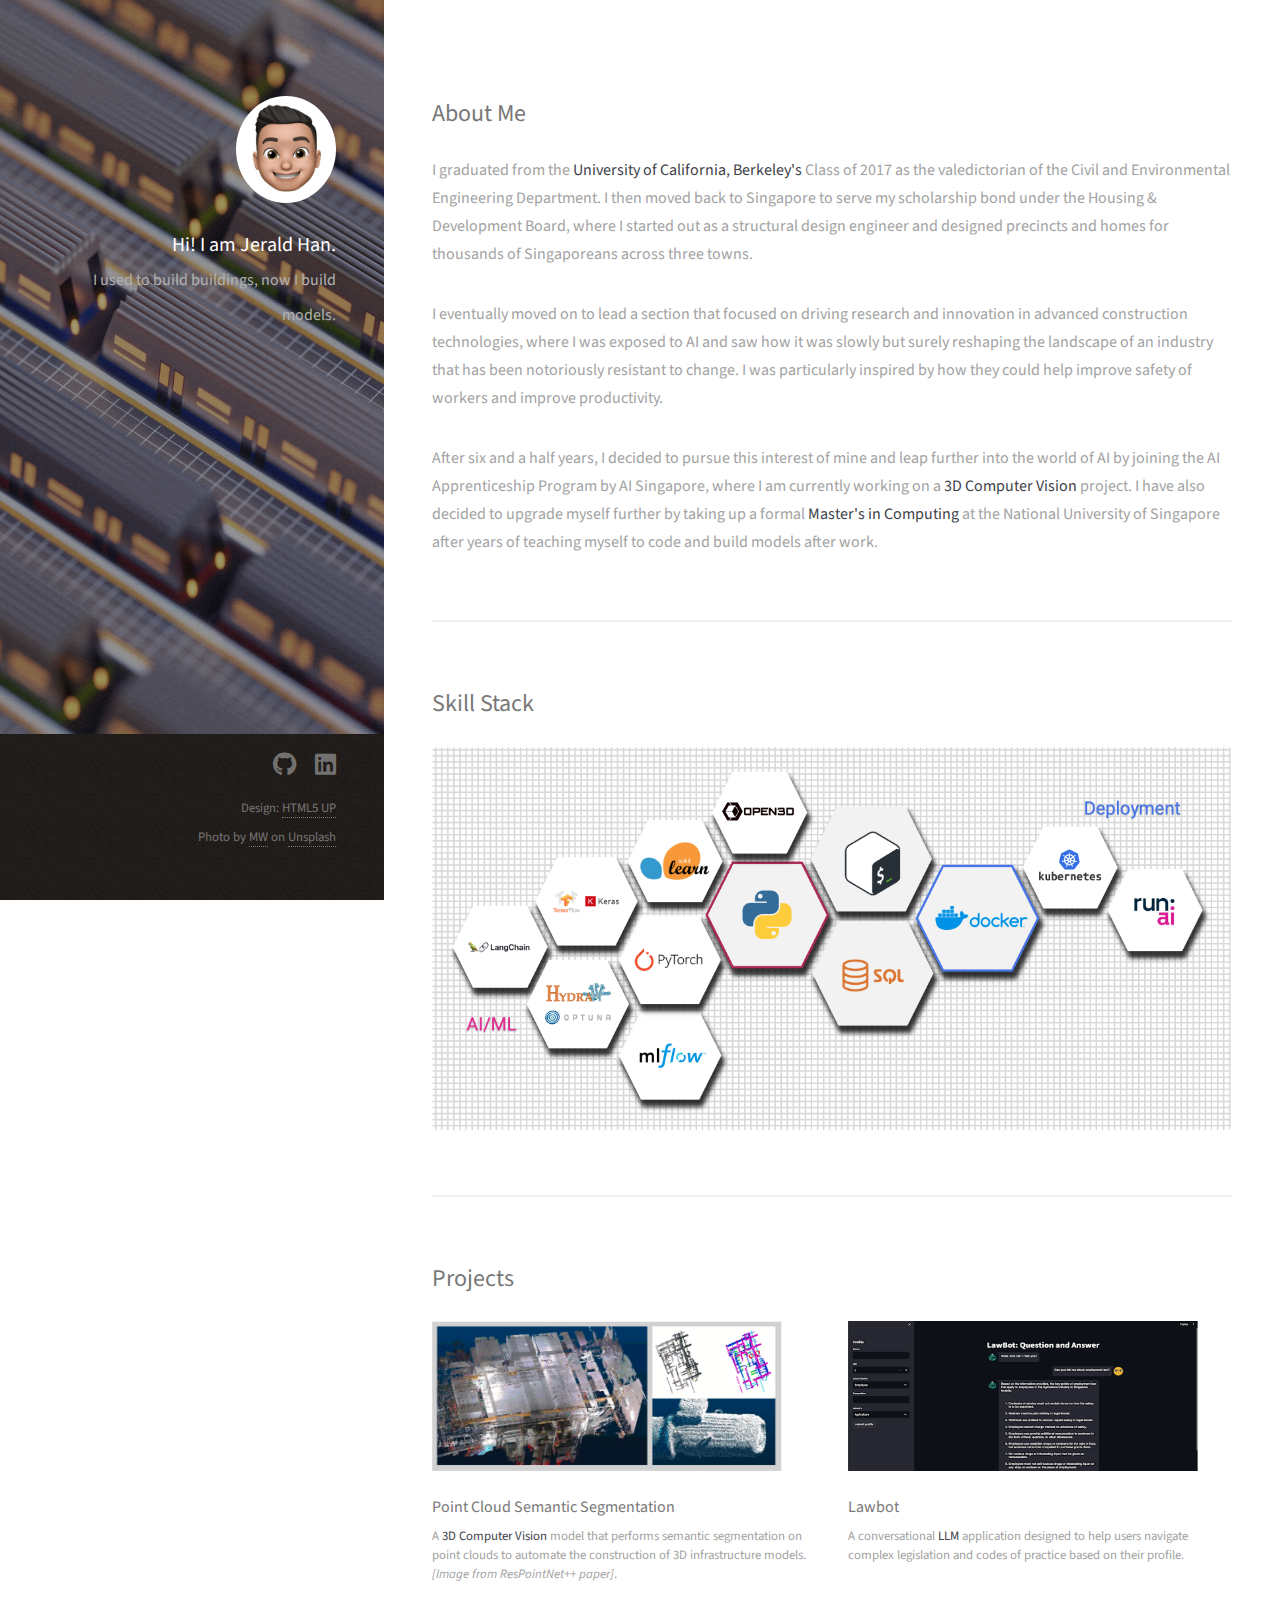
<file: index.html>
<!DOCTYPE HTML>
<!--
	Strata by HTML5 UP
	html5up.net | @ajlkn
	Free for personal and commercial use under the CCA 3.0 license (html5up.net/license)
-->
<html>
	<head>
		<title>Jerald Han's Portfolio</title>
		<meta charset="utf-8" />
		<meta name="viewport" content="width=device-width, initial-scale=1, user-scalable=no" />
		<link rel="icon" href="images/avatar_face.png" type="image/x-icon">
		<link rel="stylesheet" href="assets/css/main.css" />
	</head>
	<body class="is-preload">

		<!-- Header -->
			<header id="header">
				<div class="inner">
					<a href="#" class="image avatar"><img src="images/avatar_face.png" alt="" /></a>
					<h1><strong>Hi! I am Jerald Han.</strong> <br />
					<p style="font-size: medium;">I used to build buildings, now I build models.</p><br />
					<!-- responsive site template freebie<br />
					crafted by <a href="http://html5up.net">HTML5 UP</a>.</h1> -->
				</div>
			</header>

		<!-- Main -->
			<div id="main">

				<!-- One -->
					<section id="one">
							<h2>About Me</h2>
						<p>I graduated from the <span class="keyword">University of California, Berkeley's</span> Class of 2017 as the valedictorian of the Civil and Environmental Engineering Department.
							I then moved back to Singapore to serve my scholarship bond under the Housing & Development Board, where I started out as a structural design engineer and designed precincts and homes for thousands of Singaporeans across three towns. </p>
						<p> I eventually moved on to lead a section that focused on driving research and innovation in advanced construction technologies, where I was exposed to AI and saw how it was slowly but surely reshaping the landscape of an industry that has been notoriously resistant to change.
							I was particularly inspired by how they could help improve safety of workers and improve productivity.</p>

						<p>After six and a half years, I decided to pursue this interest of mine and leap further into the world of AI by joining the AI Apprenticeship Program by AI Singapore, where I am currently working on a <span class="keyword">3D Computer Vision </span>project. 
							I have also decided to upgrade myself further by taking up a formal <span class="keyword">Master's in Computing</span> at the National University of Singapore after years of teaching myself to code and build models after work.</p>
						<!-- <ul class="actions">
							<li><a href="#" class="button">Learn More</a></li>
						</ul> -->
					</section>

				<!-- Two -->
					<section id="two">
						<h2>Skill Stack</h2>
							<p>
								<img src="images/skillset.png" alt="Skill Stack" class="image fit">
							</p>
					<!-- <ul class="actions">
						<li><a href="#" class="button">Learn More</a></li>
					</ul> -->
				</section>

				<!-- Three -->
					<section id="three">
						<h2>Projects</h2>
						<div class="row">
							<article class="col-6 col-12-xsmall work-item">
								<div class="image-container">
									<img src="images/thumbs/pointcloud.png" class="image-plain fit" alt="">
									<div class="image-overlay">
										<a href="pointcloud.html" class="image-button">View</a>
									</div>
								</div>
								<h3>Point Cloud Semantic Segmentation</h3>
								<p>A <span class="keyword">3D Computer Vision</span> model that performs semantic segmentation on point clouds to automate the construction of 3D infrastructure models. </p><p><i>[Image from ResPointNet++ paper]</i>.</p>
								</p>
							</article>
							<article class="col-6 col-12-xsmall work-item">
								<div class="image-container">
									<img src="images/fulls/lawbot.gif" class="image-plain fit" alt="">
									<div class="image-overlay">
										<a href="lawbot.html" class="image-button">View</a>
									</div>
								</div>
								<h3>Lawbot</h3>
								<p>A conversational <span class="keyword">LLM</span> application designed to help users navigate complex legislation and codes of practice based on their profile.
								</p>
							</article>
						</div>
						<!-- <ul class="actions">
							<li><a href="#" class="button">Full Portfolio</a></li>
						</ul> -->
					</section>

				<!-- Three
					<section id="three">
						<h2>Get In Touch</h2>
						<p>Accumsan pellentesque commodo blandit enim arcu non at amet id arcu magna. Accumsan orci faucibus id eu lorem semper nunc nisi lorem vulputate lorem neque lorem ipsum dolor.</p>
						<div class="row">
							<div class="col-8 col-12-small">
								<form method="post" action="#">
									<div class="row gtr-uniform gtr-50">
										<div class="col-6 col-12-xsmall"><input type="text" name="name" id="name" placeholder="Name" /></div>
										<div class="col-6 col-12-xsmall"><input type="email" name="email" id="email" placeholder="Email" /></div>
										<div class="col-12"><textarea name="message" id="message" placeholder="Message" rows="4"></textarea></div>
									</div>
								</form>
								<ul class="actions">
									<li><input type="submit" value="Send Message" /></li>
								</ul>
							</div>
							<div class="col-4 col-12-small">
								<ul class="labeled-icons">
									<li>
										<h3 class="icon solid fa-home"><span class="label">Address</span></h3>
										1234 Somewhere Rd.<br />
										Nashville, TN 00000<br />
										United States
									</li>
									<li>
										<h3 class="icon solid fa-mobile-alt"><span class="label">Phone</span></h3>
										000-000-0000
									</li>
									<li>
										<h3 class="icon solid fa-envelope"><span class="label">Email</span></h3>
										<a href="#">hello@untitled.tld</a>
									</li>
								</ul>
							</div>
						</div>
					</section> -->

				<!-- Four -->
				<!--
					<section id="four">
						<h2>Elements</h2>

						<section>
							<h4>Text</h4>
							<p>This is <b>bold</b> and this is <strong>strong</strong>. This is <i>italic</i> and this is <em>emphasized</em>.
							This is <sup>superscript</sup> text and this is <sub>subscript</sub> text.
							This is <u>underlined</u> and this is code: <code>for (;;) { ... }</code>. Finally, <a href="#">this is a link</a>.</p>
							<hr />
							<header>
								<h4>Heading with a Subtitle</h4>
								<p>Lorem ipsum dolor sit amet nullam id egestas urna aliquam</p>
							</header>
							<p>Nunc lacinia ante nunc ac lobortis. Interdum adipiscing gravida odio porttitor sem non mi integer non faucibus ornare mi ut ante amet placerat aliquet. Volutpat eu sed ante lacinia sapien lorem accumsan varius montes viverra nibh in adipiscing blandit tempus accumsan.</p>
							<header>
								<h5>Heading with a Subtitle</h5>
								<p>Lorem ipsum dolor sit amet nullam id egestas urna aliquam</p>
							</header>
							<p>Nunc lacinia ante nunc ac lobortis. Interdum adipiscing gravida odio porttitor sem non mi integer non faucibus ornare mi ut ante amet placerat aliquet. Volutpat eu sed ante lacinia sapien lorem accumsan varius montes viverra nibh in adipiscing blandit tempus accumsan.</p>
							<hr />
							<h2>Heading Level 2</h2>
							<h3>Heading Level 3</h3>
							<h4>Heading Level 4</h4>
							<h5>Heading Level 5</h5>
							<h6>Heading Level 6</h6>
							<hr />
							<h5>Blockquote</h5>
							<blockquote>Fringilla nisl. Donec accumsan interdum nisi, quis tincidunt felis sagittis eget tempus euismod. Vestibulum ante ipsum primis in faucibus vestibulum. Blandit adipiscing eu felis iaculis volutpat ac adipiscing accumsan faucibus. Vestibulum ante ipsum primis in faucibus lorem ipsum dolor sit amet nullam adipiscing eu felis.</blockquote>
							<h5>Preformatted</h5>
							<pre><code>i = 0;

while (!deck.isInOrder()) {
print 'Iteration ' + i;
deck.shuffle();
i++;
}

print 'It took ' + i + ' iterations to sort the deck.';</code></pre>
						</section>

						<section>
							<h4>Lists</h4>
							<div class="row">
								<div class="col-6 col-12-xsmall">
									<h5>Unordered</h5>
									<ul>
										<li>Dolor pulvinar etiam magna etiam.</li>
										<li>Sagittis adipiscing lorem eleifend.</li>
										<li>Felis enim feugiat dolore viverra.</li>
									</ul>
									<h5>Alternate</h5>
									<ul class="alt">
										<li>Dolor pulvinar etiam magna etiam.</li>
										<li>Sagittis adipiscing lorem eleifend.</li>
										<li>Felis enim feugiat dolore viverra.</li>
									</ul>
								</div>
								<div class="col-6 col-12-xsmall">
									<h5>Ordered</h5>
									<ol>
										<li>Dolor pulvinar etiam magna etiam.</li>
										<li>Etiam vel felis at lorem sed viverra.</li>
										<li>Felis enim feugiat dolore viverra.</li>
										<li>Dolor pulvinar etiam magna etiam.</li>
										<li>Etiam vel felis at lorem sed viverra.</li>
										<li>Felis enim feugiat dolore viverra.</li>
									</ol>
									<h5>Icons</h5>
									<ul class="icons">
										<li><a href="#" class="icon brands fa-twitter"><span class="label">Twitter</span></a></li>
										<li><a href="#" class="icon brands fa-facebook-f"><span class="label">Facebook</span></a></li>
										<li><a href="#" class="icon brands fa-instagram"><span class="label">Instagram</span></a></li>
										<li><a href="#" class="icon brands fa-github"><span class="label">Github</span></a></li>
										<li><a href="#" class="icon brands fa-dribbble"><span class="label">Dribbble</span></a></li>
										<li><a href="#" class="icon brands fa-tumblr"><span class="label">Tumblr</span></a></li>
									</ul>
								</div>
							</div>
							<h5>Actions</h5>
							<ul class="actions">
								<li><a href="#" class="button primary">Default</a></li>
								<li><a href="#" class="button">Default</a></li>
							</ul>
							<ul class="actions small">
								<li><a href="#" class="button primary small">Small</a></li>
								<li><a href="#" class="button small">Small</a></li>
							</ul>
							<div class="row">
								<div class="col-6 col-12-small">
									<ul class="actions stacked">
										<li><a href="#" class="button primary">Default</a></li>
										<li><a href="#" class="button">Default</a></li>
									</ul>
								</div>
								<div class="col-6 col-12-small">
									<ul class="actions stacked">
										<li><a href="#" class="button primary small">Small</a></li>
										<li><a href="#" class="button small">Small</a></li>
									</ul>
								</div>
								<div class="col-6 col-12-small">
									<ul class="actions stacked">
										<li><a href="#" class="button primary fit">Default</a></li>
										<li><a href="#" class="button fit">Default</a></li>
									</ul>
								</div>
								<div class="col-6 col-12-small">
									<ul class="actions stacked">
										<li><a href="#" class="button primary small fit">Small</a></li>
										<li><a href="#" class="button small fit">Small</a></li>
									</ul>
								</div>
							</div>
						</section>

						<section>
							<h4>Table</h4>
							<h5>Default</h5>
							<div class="table-wrapper">
								<table>
									<thead>
										<tr>
											<th>Name</th>
											<th>Description</th>
											<th>Price</th>
										</tr>
									</thead>
									<tbody>
										<tr>
											<td>Item One</td>
											<td>Ante turpis integer aliquet porttitor.</td>
											<td>29.99</td>
										</tr>
										<tr>
											<td>Item Two</td>
											<td>Vis ac commodo adipiscing arcu aliquet.</td>
											<td>19.99</td>
										</tr>
										<tr>
											<td>Item Three</td>
											<td> Morbi faucibus arcu accumsan lorem.</td>
											<td>29.99</td>
										</tr>
										<tr>
											<td>Item Four</td>
											<td>Vitae integer tempus condimentum.</td>
											<td>19.99</td>
										</tr>
										<tr>
											<td>Item Five</td>
											<td>Ante turpis integer aliquet porttitor.</td>
											<td>29.99</td>
										</tr>
									</tbody>
									<tfoot>
										<tr>
											<td colspan="2"></td>
											<td>100.00</td>
										</tr>
									</tfoot>
								</table>
							</div>

							<h5>Alternate</h5>
							<div class="table-wrapper">
								<table class="alt">
									<thead>
										<tr>
											<th>Name</th>
											<th>Description</th>
											<th>Price</th>
										</tr>
									</thead>
									<tbody>
										<tr>
											<td>Item One</td>
											<td>Ante turpis integer aliquet porttitor.</td>
											<td>29.99</td>
										</tr>
										<tr>
											<td>Item Two</td>
											<td>Vis ac commodo adipiscing arcu aliquet.</td>
											<td>19.99</td>
										</tr>
										<tr>
											<td>Item Three</td>
											<td> Morbi faucibus arcu accumsan lorem.</td>
											<td>29.99</td>
										</tr>
										<tr>
											<td>Item Four</td>
											<td>Vitae integer tempus condimentum.</td>
											<td>19.99</td>
										</tr>
										<tr>
											<td>Item Five</td>
											<td>Ante turpis integer aliquet porttitor.</td>
											<td>29.99</td>
										</tr>
									</tbody>
									<tfoot>
										<tr>
											<td colspan="2"></td>
											<td>100.00</td>
										</tr>
									</tfoot>
								</table>
							</div>
						</section>

						<section>
							<h4>Buttons</h4>
							<ul class="actions">
								<li><a href="#" class="button primary">Primary</a></li>
								<li><a href="#" class="button">Default</a></li>
							</ul>
							<ul class="actions">
								<li><a href="#" class="button large">Large</a></li>
								<li><a href="#" class="button">Default</a></li>
								<li><a href="#" class="button small">Small</a></li>
							</ul>
							<ul class="actions fit">
								<li><a href="#" class="button primary fit">Fit</a></li>
								<li><a href="#" class="button fit">Fit</a></li>
							</ul>
							<ul class="actions fit small">
								<li><a href="#" class="button primary fit small">Fit + Small</a></li>
								<li><a href="#" class="button fit small">Fit + Small</a></li>
							</ul>
							<ul class="actions">
								<li><a href="#" class="button primary icon solid fa-download">Icon</a></li>
								<li><a href="#" class="button icon solid fa-download">Icon</a></li>
							</ul>
							<ul class="actions">
								<li><span class="button primary disabled">Primary</span></li>
								<li><span class="button disabled">Default</span></li>
							</ul>
						</section>

						<section>
							<h4>Form</h4>
							<form method="post" action="#">
								<div class="row gtr-uniform gtr-50">
									<div class="col-6 col-12-xsmall">
										<input type="text" name="demo-name" id="demo-name" value="" placeholder="Name" />
									</div>
									<div class="col-6 col-12-xsmall">
										<input type="email" name="demo-email" id="demo-email" value="" placeholder="Email" />
									</div>
									<div class="col-12">
										<select name="demo-category" id="demo-category">
											<option value="">- Category -</option>
											<option value="1">Manufacturing</option>
											<option value="1">Shipping</option>
											<option value="1">Administration</option>
											<option value="1">Human Resources</option>
										</select>
									</div>
									<div class="col-4 col-12-small">
										<input type="radio" id="demo-priority-low" name="demo-priority" checked>
										<label for="demo-priority-low">Low Priority</label>
									</div>
									<div class="col-4 col-12-small">
										<input type="radio" id="demo-priority-normal" name="demo-priority">
										<label for="demo-priority-normal">Normal Priority</label>
									</div>
									<div class="col-4 col-12-small">
										<input type="radio" id="demo-priority-high" name="demo-priority">
										<label for="demo-priority-high">High Priority</label>
									</div>
									<div class="col-6 col-12-small">
										<input type="checkbox" id="demo-copy" name="demo-copy">
										<label for="demo-copy">Email me a copy of this message</label>
									</div>
									<div class="col-6 col-12-small">
										<input type="checkbox" id="demo-human" name="demo-human" checked>
										<label for="demo-human">I am a human and not a robot</label>
									</div>
									<div class="col-12">
										<textarea name="demo-message" id="demo-message" placeholder="Enter your message" rows="6"></textarea>
									</div>
									<div class="col-12">
										<ul class="actions">
											<li><input type="submit" value="Send Message" class="primary" /></li>
											<li><input type="reset" value="Reset" /></li>
										</ul>
									</div>
								</div>
							</form>
						</section>

						<section>
							<h4>Image</h4>
							<h5>Fit</h5>
							<div class="box alt">
								<div class="row gtr-50 gtr-uniform">
									<div class="col-12"><span class="image fit"><img src="images/fulls/05.jpg" alt="" /></span></div>
									<div class="col-4"><span class="image fit"><img src="images/thumbs/01.jpg" alt="" /></span></div>
									<div class="col-4"><span class="image fit"><img src="images/thumbs/02.jpg" alt="" /></span></div>
									<div class="col-4"><span class="image fit"><img src="images/thumbs/03.jpg" alt="" /></span></div>
									<div class="col-4"><span class="image fit"><img src="images/thumbs/04.jpg" alt="" /></span></div>
									<div class="col-4"><span class="image fit"><img src="images/thumbs/05.jpg" alt="" /></span></div>
									<div class="col-4"><span class="image fit"><img src="images/thumbs/06.jpg" alt="" /></span></div>
									<div class="col-4"><span class="image fit"><img src="images/thumbs/03.jpg" alt="" /></span></div>
									<div class="col-4"><span class="image fit"><img src="images/thumbs/02.jpg" alt="" /></span></div>
									<div class="col-4"><span class="image fit"><img src="images/thumbs/01.jpg" alt="" /></span></div>
								</div>
							</div>
							<h5>Left &amp; Right</h5>
							<p><span class="image left"><img src="images/avatar.jpg" alt="" /></span>Fringilla nisl. Donec accumsan interdum nisi, quis tincidunt felis sagittis eget. tempus euismod. Vestibulum ante ipsum primis in faucibus vestibulum. Blandit adipiscing eu felis iaculis volutpat ac adipiscing accumsan eu faucibus. Integer ac pellentesque praesent tincidunt felis sagittis eget. tempus euismod. Vestibulum ante ipsum primis in faucibus vestibulum. Blandit adipiscing eu felis iaculis volutpat ac adipiscing accumsan eu faucibus. Integer ac pellentesque praesent. Donec accumsan interdum nisi, quis tincidunt felis sagittis eget. tempus euismod. Vestibulum ante ipsum primis in faucibus vestibulum. Blandit adipiscing eu felis iaculis volutpat ac adipiscing accumsan eu faucibus. Integer ac pellentesque praesent tincidunt felis sagittis eget. tempus euismod. Vestibulum ante ipsum primis in faucibus vestibulum. Blandit adipiscing eu felis iaculis volutpat ac adipiscing accumsan eu faucibus. Integer ac pellentesque praesent.</p>
							<p><span class="image right"><img src="images/avatar.jpg" alt="" /></span>Fringilla nisl. Donec accumsan interdum nisi, quis tincidunt felis sagittis eget. tempus euismod. Vestibulum ante ipsum primis in faucibus vestibulum. Blandit adipiscing eu felis iaculis volutpat ac adipiscing accumsan eu faucibus. Integer ac pellentesque praesent tincidunt felis sagittis eget. tempus euismod. Vestibulum ante ipsum primis in faucibus vestibulum. Blandit adipiscing eu felis iaculis volutpat ac adipiscing accumsan eu faucibus. Integer ac pellentesque praesent. Donec accumsan interdum nisi, quis tincidunt felis sagittis eget. tempus euismod. Vestibulum ante ipsum primis in faucibus vestibulum. Blandit adipiscing eu felis iaculis volutpat ac adipiscing accumsan eu faucibus. Integer ac pellentesque praesent tincidunt felis sagittis eget. tempus euismod. Vestibulum ante ipsum primis in faucibus vestibulum. Blandit adipiscing eu felis iaculis volutpat ac adipiscing accumsan eu faucibus. Integer ac pellentesque praesent.</p>
						</section>

					</section>
				-->

			</div>

		<!-- Footer -->
			<footer id="footer">
				<div class="inner">
					<ul class="icons">
						<li><a href="https://github.com/jeraldhan92/projects" class="icon brands fa-github"><span class="label">Github</span></a></li>
						<li><a href="https://www.linkedin.com/in/jerald-han-wl/" class="icon brands fa-linkedin"><span class="label">LinkedIn</span></a></li>
					</ul>
					<ul class="copyright">
						<li>Design: <a href="http://html5up.net">HTML5 UP</a></li>
						<li>Photo by <a href="https://unsplash.com/@cmzw?utm_content=creditCopyText&utm_medium=referral&utm_source=unsplash">MW</a> on <a href="https://unsplash.com/photos/a-circuit-board-Nr-eZgBsB8U?utm_content=creditCopyText&utm_medium=referral&utm_source=unsplash">Unsplash</a>
						</a>
						</li>
					</ul>
				</div>
			</footer>

		<!-- Scripts -->
			<script src="assets/js/jquery.min.js"></script>
			<script src="assets/js/jquery.poptrox.min.js"></script>
			<script src="assets/js/browser.min.js"></script>
			<script src="assets/js/breakpoints.min.js"></script>
			<script src="assets/js/util.js"></script>
			<script src="assets/js/main.js"></script>

	</body>
</html>
</file>
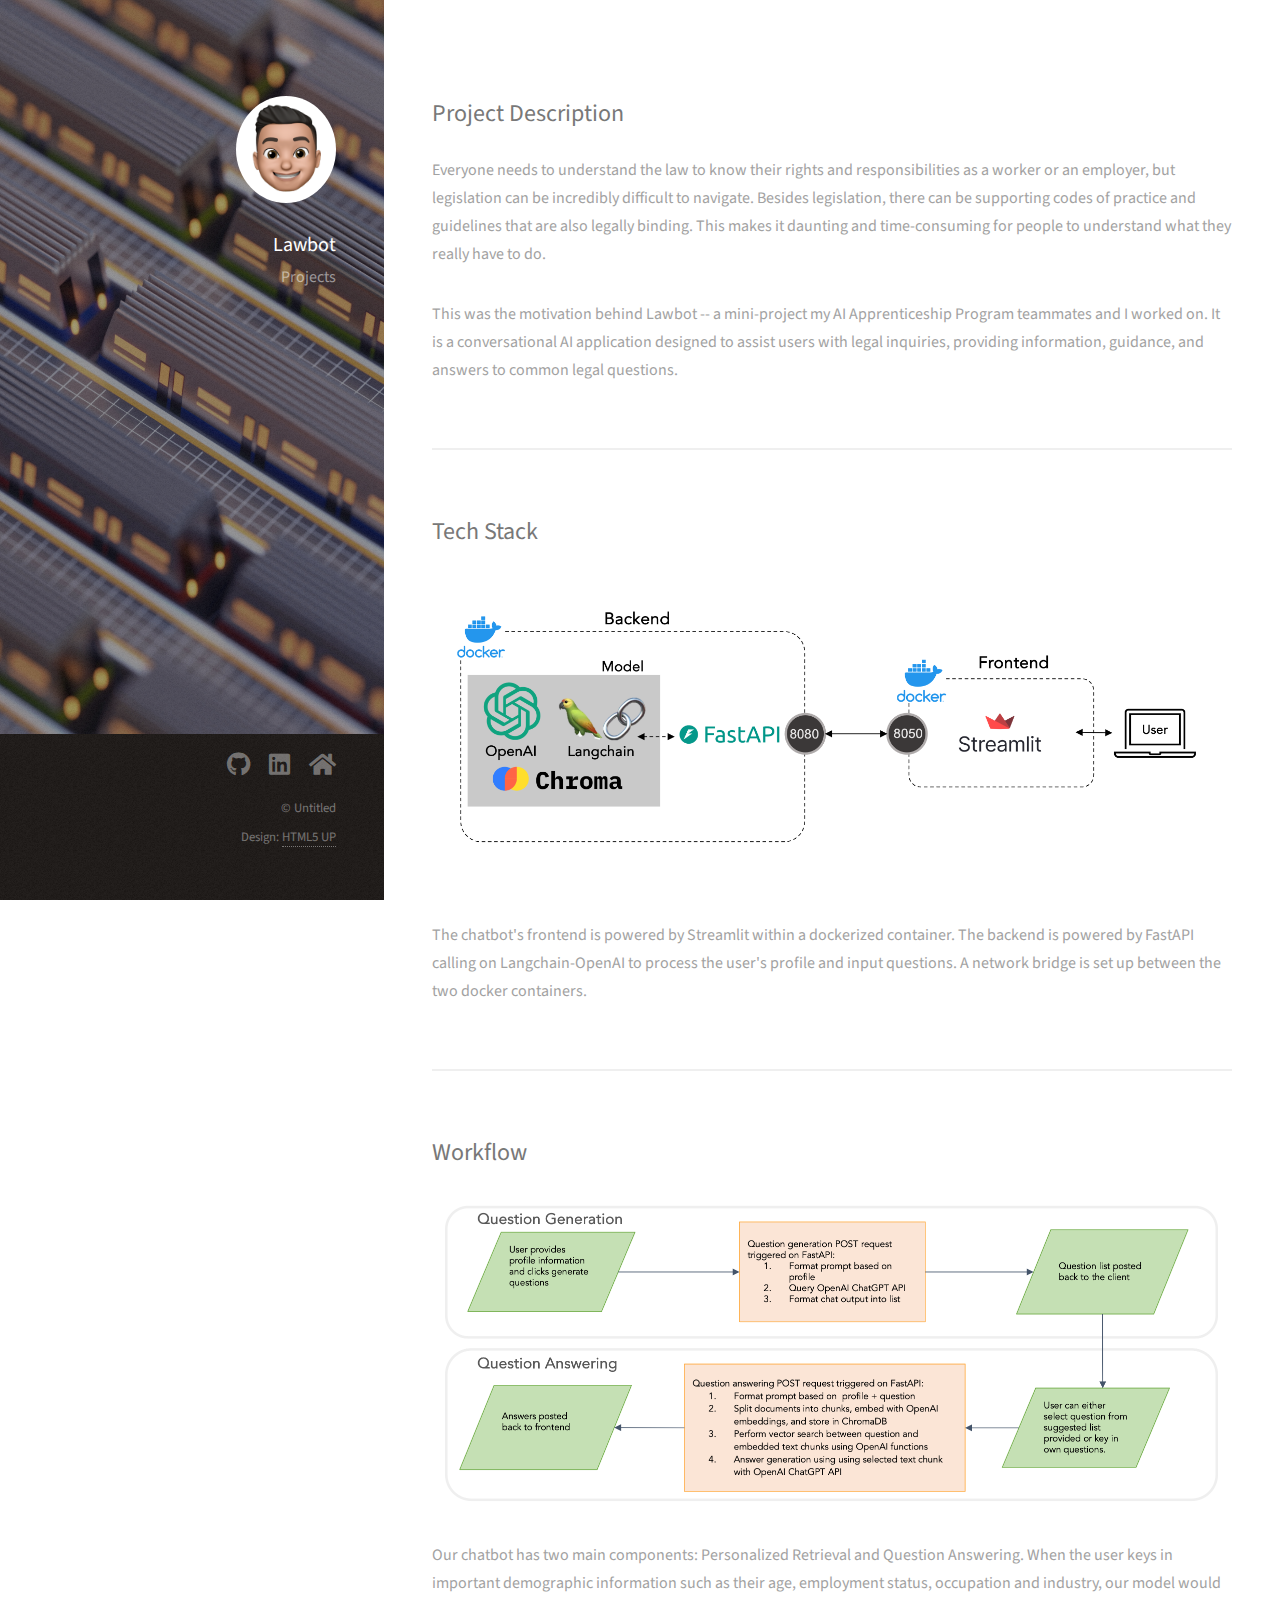
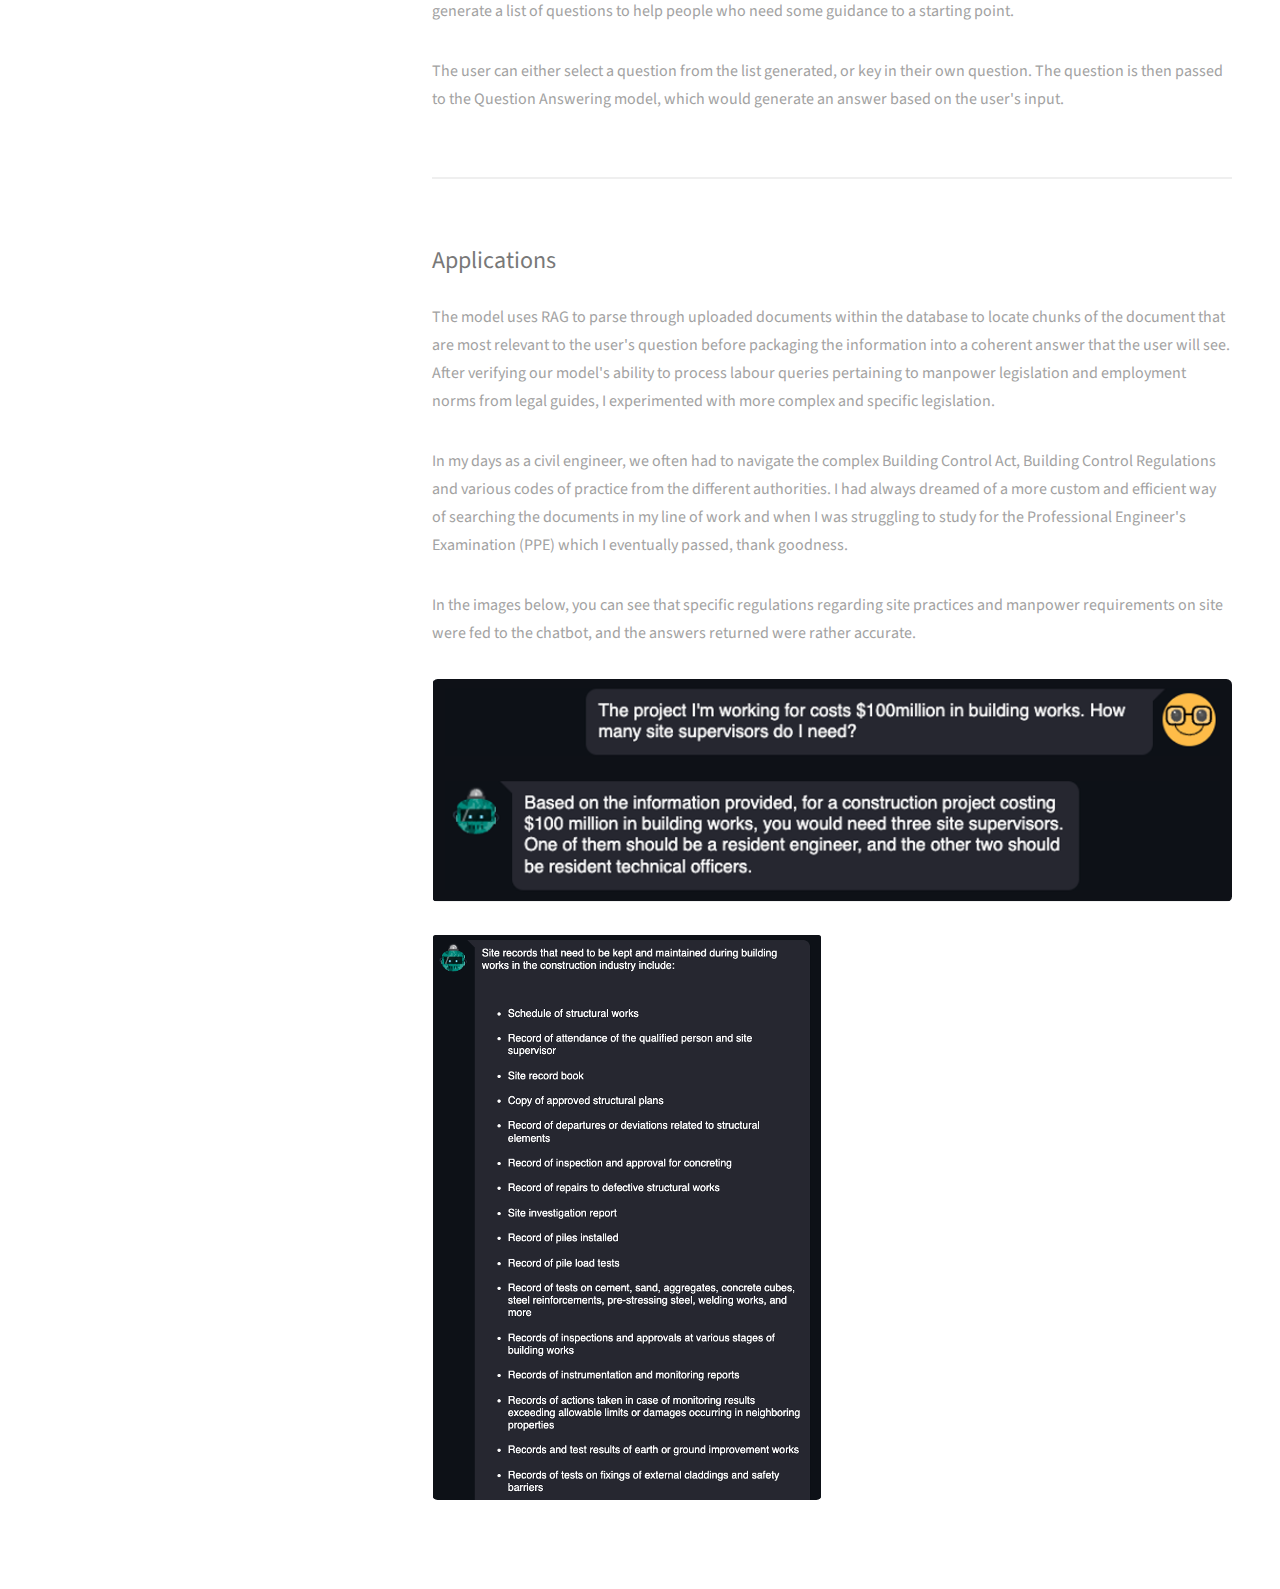
<file: lawbot.html>
<!DOCTYPE HTML>
<html>
	<head>
		<title>Jerald Han (Projects)</title>
		<meta charset="utf-8" />
		<meta name="viewport" content="width=device-width, initial-scale=1, user-scalable=no" />
		<link rel="stylesheet" href="assets/css/main.css" />
	</head>
	<body class="is-preload">

        <!-- Header -->
			<header id="header">
				<div class="inner">
					<a href="index.html" class="image avatar"><img src="images/avatar_face.png" alt="" /></a>
					<h1><strong>Lawbot</strong></h1>
					Projects<br />
					<!-- responsive site template freebie<br />
					crafted by <a href="http://html5up.net">HTML5 UP</a>.</h1> -->
				</div>
			</header>

        <!-- Main -->
			<div id="main">

				<!-- One -->
					<section id="one">
							<h2>Project Description</h2>
							<p>Everyone needs to understand the law to know their rights and responsibilities as a worker or an employer,
								but legislation can be incredibly difficult to navigate. Besides legislation, there can be supporting codes of practice and guidelines that are also legally binding. 
								This makes it daunting and time-consuming for people to understand what they really have to do.</p>
							
							<p> This was the motivation behind Lawbot -- a mini-project my AI Apprenticeship Program teammates and I worked on. It is
								a conversational AI application designed to assist users with legal inquiries, providing information, guidance, and answers to common legal questions. </p>
					</section>

				<!-- Two -->
				<section id="two">
					<h2>Tech Stack</h2>
					<p>
						<img src="../images/fulls/lawbot_techstack.png" alt="Tech Stack" class="image fit">
					</p>
					<p> The chatbot's frontend is powered by Streamlit within a dockerized container. The backend is powered by FastAPI calling on Langchain-OpenAI to process the user's profile and input questions. 
						A network bridge is set up between the two docker containers. </p>
				</section>

				<!-- Three -->
				<section id="three">
					<h2>Workflow</h2>
					<p>
						<img src="../images/fulls/lawbot_flow.png" alt="Workflow" class="image fit">
					</p>
					<p>
						Our chatbot has two main components: Personalized Retrieval and Question Answering. When the user keys in important demographic information such as their age, employment status, occupation and industry, our model would generate a list of questions to help people who need some guidance to a starting point.
					</p>
					<p>
						The user can either select a question from the list generated, or key in their own question. The question is then passed to the Question Answering model, which would generate an answer based on the user's input.
					</p>
				</section>

				<!-- Four -->
				<section id="four">
					<h2>Applications</h2>
					<p>
						The model uses RAG to parse through uploaded documents within the database to locate chunks of the document that are most relevant to the user's question before packaging the information into a coherent answer that the user will see. 
						After verifying our model's ability to process labour queries pertaining to manpower legislation and employment norms from legal guides, I experimented with more complex and specific legislation.
						</p>
					<p>
						In my days as a civil engineer, we often had to navigate the complex Building Control Act, Building Control Regulations and various codes of practice from the different authorities. I had always dreamed of a more custom and efficient way of searching the documents in my line of work and when I was struggling to study for the Professional Engineer's Examination (PPE) which I eventually passed, thank goodness.
						</p>
					<p>
						In the images below, you can see that specific regulations regarding site practices and manpower requirements on site were fed to the chatbot, and the answers returned were rather accurate. 
					</p>

					<p>
						<img src="../images/fulls/lawbot_cons1.png" alt="Construction Questions" class="image fit thumb">
					</p>

					<p>
						<img src="../images/fulls/lawbot_cons2.png" alt="Construction Questions" class="image small">
					</p>
			
				</section>
			</div>
		<!-- Footer -->
			<footer id="footer">
				<div>
					<ul class="icons">
						<li><a href="https://github.com/jeraldhan92" class="icon brands fa-github"><span class="label">Github</span></a></li>
						<li><a href="https://www.linkedin.com/in/jerald-han-wl/" class="icon brands fa-linkedin"><span class="label">LinkedIn</span></a></li>
						<li><a href="index.html" class="icon solid fa-home"><span class="label">Home</span></a></li>
					</ul>
					<ul class="copyright">
						<li>&copy; Untitled</li><li>Design: <a href="http://html5up.net">HTML5 UP</a></li>
					</ul>
				</div>
			</footer>

		<!-- Scripts -->
			<script src="assets/js/jquery.min.js"></script>
			<script src="assets/js/jquery.poptrox.min.js"></script>
			<script src="assets/js/browser.min.js"></script>
			<script src="assets/js/breakpoints.min.js"></script>
			<script src="assets/js/util.js"></script>
			<script src="assets/js/main.js"></script>

	</body>
</html>
</file>
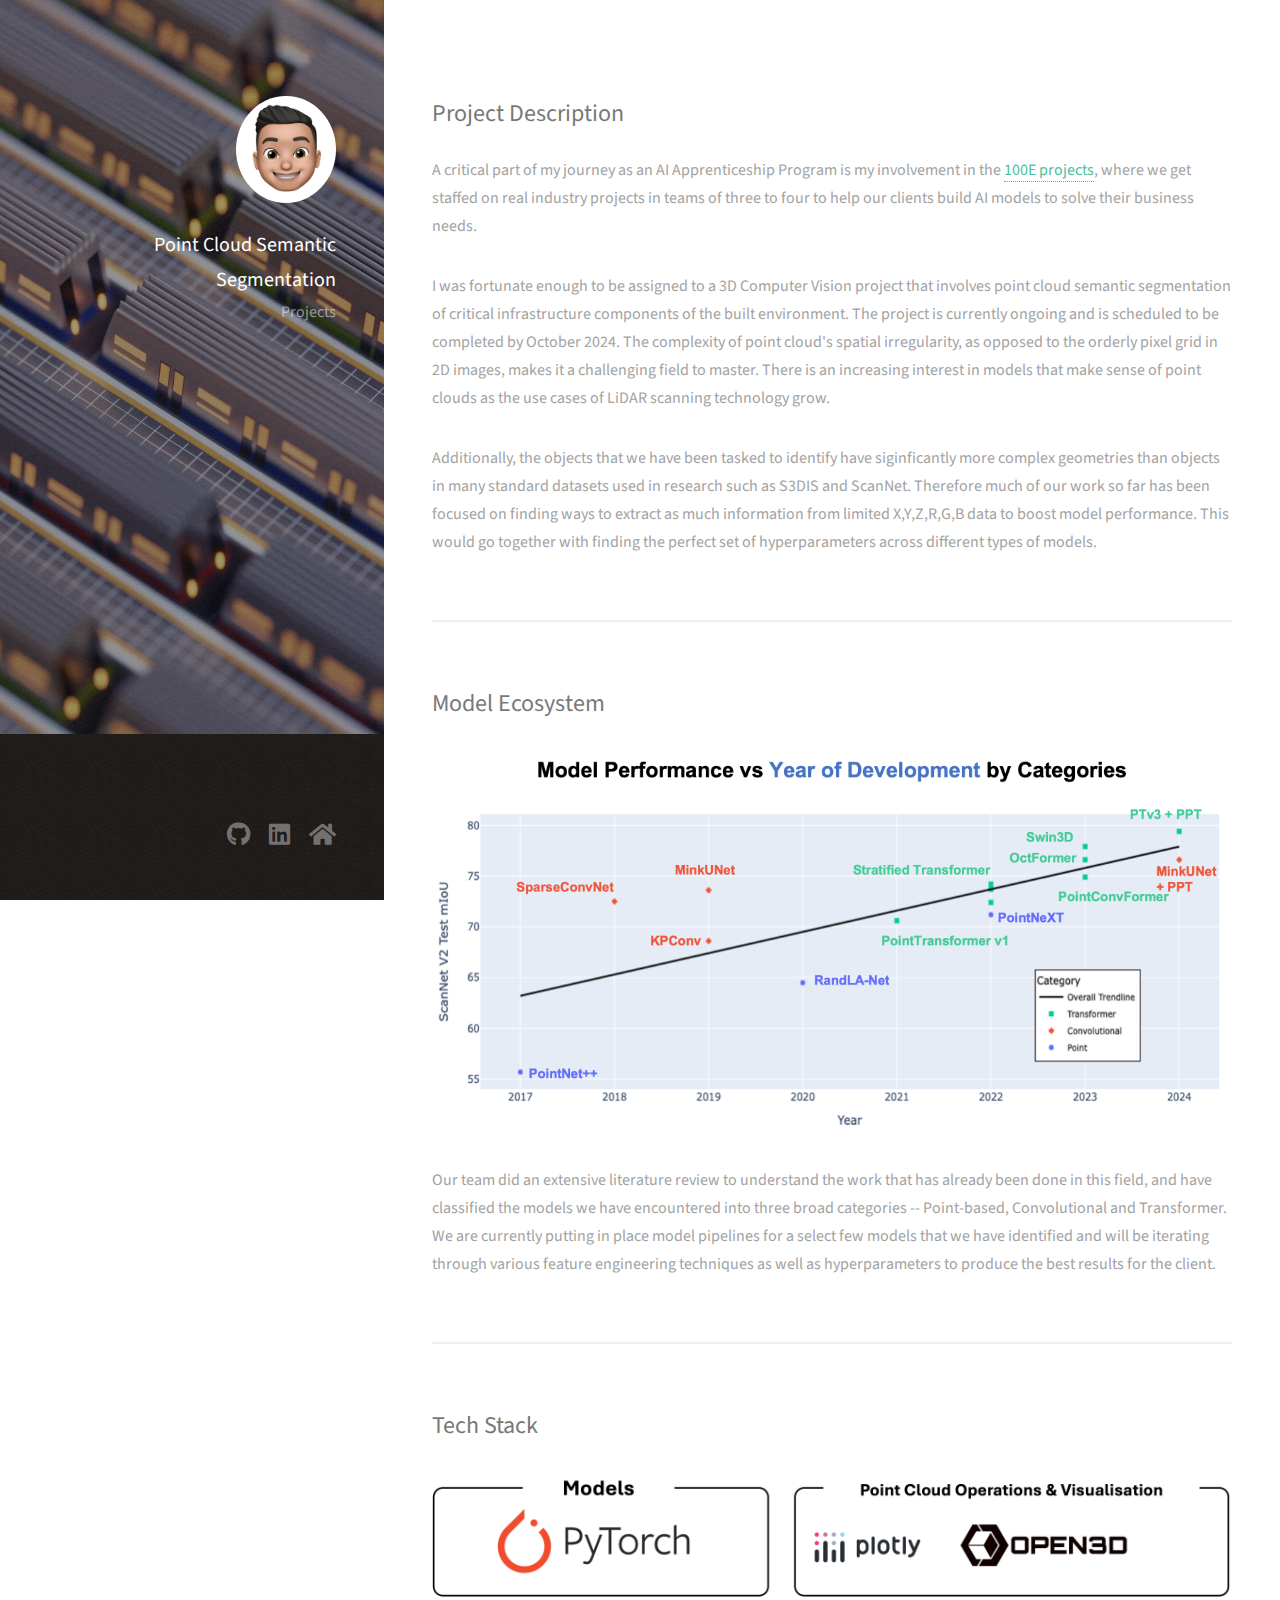
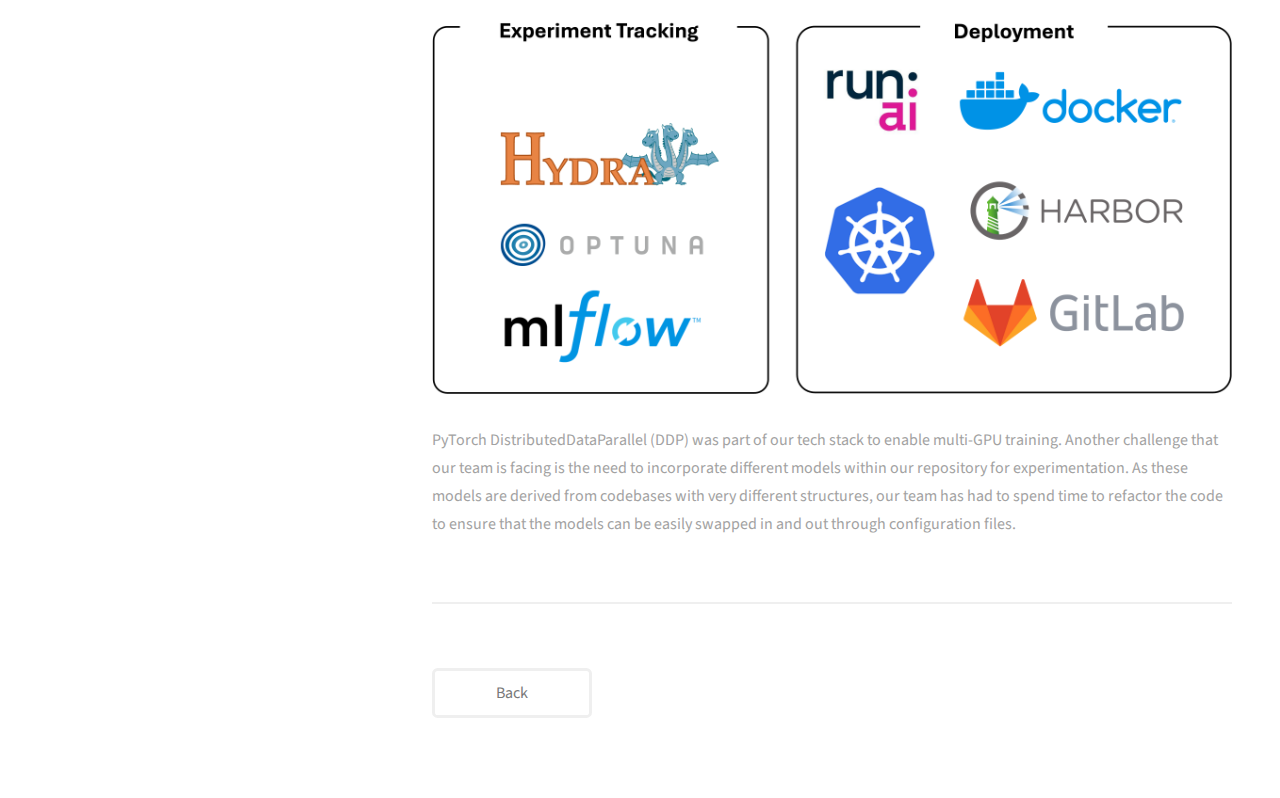
<file: pointcloud.html>
<!DOCTYPE HTML>
<html>
	<head>
		<title>Jerald Han (Projects)</title>
		<meta charset="utf-8" />
		<meta name="viewport" content="width=device-width, initial-scale=1, user-scalable=no" />
		<link rel="stylesheet" href="assets/css/main.css" />
	</head>
	<body class="is-preload">

        <!-- Header -->
			<header id="header">
				<div class="inner">
					<a href="index.html" class="image avatar"><img src="images/avatar_face.png" alt="" /></a>
					<h1><strong>Point Cloud Semantic Segmentation</strong></h1>
					Projects<br />
					<!-- responsive site template freebie<br />
					crafted by <a href="http://html5up.net">HTML5 UP</a>.</h1> -->
				</div>
			</header>

        <!-- Main -->
			<div id="main">

				<!-- One -->
					<section id="one">
							<h2>Project Description</h2>
							<p>
								A critical part of my journey as an AI Apprenticeship Program is my involvement in the <a href="https://aisingapore.org/innovation/100e/">100E projects</a>, where we get staffed on real industry projects in teams of three to four to help our clients build AI models to solve their business needs.
							</p>
							<p>
								I was fortunate enough to be assigned to a 3D Computer Vision project that involves point cloud semantic segmentation of critical infrastructure components of the built environment. The project is currently ongoing and is scheduled to be completed by October 2024. 
								The complexity of point cloud's spatial irregularity, as opposed to the orderly pixel grid in 2D images, makes it a challenging field to master. There is an increasing interest in models that make sense of point clouds as the use cases of LiDAR scanning technology grow.
							</p>
							<p>
								Additionally, the objects that we have been tasked to identify have siginficantly more complex geometries than objects in many standard datasets used in research such as S3DIS and ScanNet. 
								Therefore much of our work so far has been focused on finding ways to extract as much information from limited X,Y,Z,R,G,B data to boost model performance. This would go together with finding the perfect set of hyperparameters across different types of models.
							</p>
					</section>

				<!-- Two -->
				<section id="two">
					<h2>Model Ecosystem</h2>
					<p>
						<img src="images/fulls/pointcloud_litreview.png" alt="Models" class="image fit">
					</p>
					<p> Our team did an extensive literature review to understand the work that has already been done in this field, and have classified the models we have encountered into three broad categories -- Point-based, Convolutional and Transformer.
						We are currently putting in place model pipelines for a select few models that we have identified and will be iterating through various feature engineering techniques as well as hyperparameters to produce the best results for the client.
					</p>
				</section>

				<!-- Three -->
				<section id="three">
					<h2>Tech Stack</h2>
					<p>
						<img src="images/fulls/pointcloud_techstack.png" alt="Models" class="image fit">
					</p>
					<p> PyTorch DistributedDataParallel (DDP) was part of our tech stack to enable multi-GPU training. Another challenge that our team is facing is the need to incorporate different models within our repository for experimentation.
						As these models are derived from codebases with very different structures, our team has had to spend time to refactor the code to ensure that the models can be easily swapped in and out through configuration files.
					</p>
					
				</section>
				<!-- Four -->
				<section id="four">
				<ul class="icons">
					<li><a href="index.html" class="button">Back</a></li>
				</ul>
				</section>

			</div>
		<!-- Footer -->
			<footer id="footer">
				<div>
					<ul class="icons">
						<li><a href="https://github.com/jeraldhan92" class="icon brands fa-github"><span class="label">Github</span></a></li>
						<li><a href="https://www.linkedin.com/in/jerald-han-wl/" class="icon brands fa-linkedin"><span class="label">LinkedIn</span></a></li>
						<li><a href="index.html" class="icon solid fa-home"><span class="label">Home</span></a></li>
					</ul>
				</div>
			</footer>

		<!-- Scripts -->
			<script src="assets/js/jquery.min.js"></script>
			<script src="assets/js/jquery.poptrox.min.js"></script>
			<script src="assets/js/browser.min.js"></script>
			<script src="assets/js/breakpoints.min.js"></script>
			<script src="assets/js/util.js"></script>
			<script src="assets/js/main.js"></script>

	</body>
</html>
</file>
<file: assets/css/main.css>
@import url("fontawesome-all.min.css");
@import url("https://fonts.googleapis.com/css?family=Source+Sans+Pro:400,400italic");

/*
	Strata by HTML5 UP
	html5up.net | @ajlkn
	Free for personal and commercial use under the CCA 3.0 license (html5up.net/license)
*/

html, body, div, span, applet, object,
iframe, h1, h2, h3, h4, h5, h6, p, blockquote,
pre, a, abbr, acronym, address, big, cite,
code, del, dfn, em, img, ins, kbd, q, s, samp,
small, strike, strong, sub, sup, tt, var, b,
u, i, center, dl, dt, dd, ol, ul, li, fieldset,
form, label, legend, table, caption, tbody,
tfoot, thead, tr, th, td, article, aside,
canvas, details, embed, figure, figcaption,
footer, header, hgroup, menu, nav, output, ruby,
section, summary, time, mark, audio, video {
	margin: 0;
	padding: 0;
	border: 0;
	font-size: 100%;
	font: inherit;
	vertical-align: baseline;}

article, aside, details, figcaption, figure,
footer, header, hgroup, menu, nav, section {
	display: block;}

body {
	line-height: 1;
}

ol, ul {
	list-style: none;
}

blockquote, q {
	quotes: none;
}

	blockquote:before, blockquote:after, q:before, q:after {
		content: '';
		content: none;
	}

table {
	border-collapse: collapse;
	border-spacing: 0;
}

body {
	-webkit-text-size-adjust: none;
}

mark {
	background-color: transparent;
	color: inherit;
}

input::-moz-focus-inner {
	border: 0;
	padding: 0;
}

input, select, textarea {
	-moz-appearance: none;
	-webkit-appearance: none;
	-ms-appearance: none;
	appearance: none;
}

/* Basic */

	html {
		box-sizing: border-box;
	}

	*, *:before, *:after {
		box-sizing: inherit;
	}

	body {
		background: #ffffff;
	}

		body.is-preload *, body.is-preload *:before, body.is-preload *:after {
			-moz-animation: none !important;
			-webkit-animation: none !important;
			-ms-animation: none !important;
			animation: none !important;
			-moz-transition: none !important;
			-webkit-transition: none !important;
			-ms-transition: none !important;
			transition: none !important;
		}

	body, input, select, textarea {
		color: #a2a2a2;
		font-family: "Source Sans Pro", Helvetica, sans-serif;
		font-size: 16pt;
		font-weight: 400;
		line-height: 1.75em;
	}

	a {
		-moz-transition: color 0.2s ease-in-out, border-color 0.2s ease-in-out;
		-webkit-transition: color 0.2s ease-in-out, border-color 0.2s ease-in-out;
		-ms-transition: color 0.2s ease-in-out, border-color 0.2s ease-in-out;
		transition: color 0.2s ease-in-out, border-color 0.2s ease-in-out;
		border-bottom: dotted 1px;
		color: #49bf9d;
		text-decoration: none;
	}

		a:hover {
			border-bottom-color: transparent;
			color: #49bf9d !important;
			text-decoration: none;
		}

	strong, b {
		color: #787878;
		font-weight: 400;
	}

	em, i {
		font-style: italic;
	}

	p {
		margin: 0 0 2em 0;
	}

	.keyword {
		color: #40424a;
	}

	h1, h2, h3, h4, h5, h6 {
		color: #787878;
		font-weight: 400;
		line-height: 1em;
		margin: 0 0 1em 0;
	}

		h1 a, h2 a, h3 a, h4 a, h5 a, h6 a {
			color: inherit;
			text-decoration: none;
		}

	h1 {
		font-size: 2em;
		line-height: 1.5em;
	}

	h2 {
		font-size: 1.5em;
		line-height: 1.5em;
	}

	h3 {
		font-size: 1.25em;
		line-height: 1.5em;
	}

	h4 {
		font-size: 1.1em;
		line-height: 1.5em;
	}

	h5 {
		font-size: 0.9em;
		line-height: 1.5em;
	}

	h6 {
		font-size: 0.7em;
		line-height: 1.5em;
	}

	sub {
		font-size: 0.8em;
		position: relative;
		top: 0.5em;
	}

	sup {
		font-size: 0.8em;
		position: relative;
		top: -0.5em;
	}

	hr {
		border: 0;
		border-bottom: solid 2px #efefef;
		margin: 2em 0;
	}

		hr.major {
			margin: 3em 0;
		}

	blockquote {
		border-left: solid 6px #efefef;
		font-style: italic;
		margin: 0 0 2em 0;
		padding: 0.5em 0 0.5em 1.5em;
	}

	code {
		background: #f7f7f7;
		border-radius: 0.35em;
		border: solid 2px #efefef;
		font-family: "Courier New", monospace;
		font-size: 0.9em;
		margin: 0 0.25em;
		padding: 0.25em 0.65em;
	}

	pre {
		-webkit-overflow-scrolling: touch;
		font-family: "Courier New", monospace;
		font-size: 0.9em;
		margin: 0 0 2em 0;
	}

		pre code {
			display: block;
			line-height: 1.75em;
			padding: 1em 1.5em;
			overflow-x: auto;
		}

	.align-left {
		text-align: left;
	}

	.align-center {
		text-align: center;
	}

	.align-right {
		text-align: right;
	}

/* Container */

	.container {
		margin: 0 auto;
		max-width: calc(100% - 4em);
		width: 100%;
	}

		.container.xsmall {
			width: 25%;
		}

		.container.small {
			width: 50%;
		}

		.container.medium {
			width: 75%;
		}

		.container.large {
			width: 125%;
		}

		.container.xlarge {
			width: 150%;
		}

		.container.max {
			width: 100%;
		}

		@media screen and (max-width: 980px) {

			.container {
				width: 100% !important;
				max-width: 100% !important;
			}

		}

		@media screen and (max-width: 480px) {

			.container {
				max-width: calc(100% - 3em);
			}

		}

/* Row */

	.row {
		display: flex;
		flex-wrap: wrap;
		box-sizing: border-box;
		align-items: stretch;
	}

		.row > * {
			box-sizing: border-box;
		}

		.row.gtr-uniform > * > :last-child {
			margin-bottom: 0;
		}

		.row.aln-left {
			justify-content: flex-start;
		}

		.row.aln-center {
			justify-content: center;
		}

		.row.aln-right {
			justify-content: flex-end;
		}

		.row.aln-top {
			align-items: flex-start;
		}

		.row.aln-middle {
			align-items: center;
		}

		.row.aln-bottom {
			align-items: flex-end;
		}

		.row > .imp {
			order: -1;
		}

		.row > .col-1 {
			width: 8.33333%;
		}

		.row > .off-1 {
			margin-left: 8.33333%;
		}

		.row > .col-2 {
			width: 16.66667%;
		}

		.row > .off-2 {
			margin-left: 16.66667%;
		}

		.row > .col-3 {
			width: 25%;
		}

		.row > .off-3 {
			margin-left: 25%;
		}

		.row > .col-4 {
			width: 33.33333%;
		}

		.row > .off-4 {
			margin-left: 33.33333%;
		}

		.row > .col-5 {
			width: 41.66667%;
		}

		.row > .off-5 {
			margin-left: 41.66667%;
		}

		.row > .col-6 {
			width: 50%;
		}

		.row > .off-6 {
			margin-left: 50%;
		}

		.row > .col-7 {
			width: 58.33333%;
		}

		.row > .off-7 {
			margin-left: 58.33333%;
		}

		.row > .col-8 {
			width: 66.66667%;
		}

		.row > .off-8 {
			margin-left: 66.66667%;
		}

		.row > .col-9 {
			width: 75%;
		}

		.row > .off-9 {
			margin-left: 75%;
		}

		.row > .col-10 {
			width: 83.33333%;
		}

		.row > .off-10 {
			margin-left: 83.33333%;
		}

		.row > .col-11 {
			width: 91.66667%;
		}

		.row > .off-11 {
			margin-left: 91.66667%;
		}

		.row > .col-12 {
			width: 100%;
		}

		.row > .off-12 {
			margin-left: 100%;
		}

		.row.gtr-0 {
			margin-top: 0;
			margin-left: 0em;
		}

			.row.gtr-0 > * {
				padding: 0 0 0 0em;
			}

			.row.gtr-0.gtr-uniform {
				margin-top: 0em;
			}

				.row.gtr-0.gtr-uniform > * {
					padding-top: 0em;
				}

		.row.gtr-25 {
			margin-top: 0;
			margin-left: -0.625em;
		}

			.row.gtr-25 > * {
				padding: 0 0 0 0.625em;
			}

			.row.gtr-25.gtr-uniform {
				margin-top: -0.625em;
			}

				.row.gtr-25.gtr-uniform > * {
					padding-top: 0.625em;
				}

		.row.gtr-50 {
			margin-top: 0;
			margin-left: -1.25em;
		}

			.row.gtr-50 > * {
				padding: 0 0 0 1.25em;
			}

			.row.gtr-50.gtr-uniform {
				margin-top: -1.25em;
			}

				.row.gtr-50.gtr-uniform > * {
					padding-top: 1.25em;
				}

		.row {
			margin-top: 0;
			margin-left: -2.5em;
		}

			.row > * {
				padding: 0 0 0 2.5em;
			}

			.row.gtr-uniform {
				margin-top: -2.5em;
			}

				.row.gtr-uniform > * {
					padding-top: 2.5em;
				}

		.row.gtr-150 {
			margin-top: 0;
			margin-left: -3.75em;
		}

			.row.gtr-150 > * {
				padding: 0 0 0 3.75em;
			}

			.row.gtr-150.gtr-uniform {
				margin-top: -3.75em;
			}

				.row.gtr-150.gtr-uniform > * {
					padding-top: 3.75em;
				}

		.row.gtr-200 {
			margin-top: 0;
			margin-left: -5em;
		}

			.row.gtr-200 > * {
				padding: 0 0 0 5em;
			}

			.row.gtr-200.gtr-uniform {
				margin-top: -5em;
			}

				.row.gtr-200.gtr-uniform > * {
					padding-top: 5em;
				}

		@media screen and (max-width: 1800px) {

			.row {
				display: flex;
				flex-wrap: wrap;
				box-sizing: border-box;
				align-items: stretch;
			}

				.row > * {
					box-sizing: border-box;
				}

				.row.gtr-uniform > * > :last-child {
					margin-bottom: 0;
				}

				.row.aln-left {
					justify-content: flex-start;
				}

				.row.aln-center {
					justify-content: center;
				}

				.row.aln-right {
					justify-content: flex-end;
				}

				.row.aln-top {
					align-items: flex-start;
				}

				.row.aln-middle {
					align-items: center;
				}

				.row.aln-bottom {
					align-items: flex-end;
				}

				.row > .imp-xlarge {
					order: -1;
				}

				.row > .col-1-xlarge {
					width: 8.33333%;
				}

				.row > .off-1-xlarge {
					margin-left: 8.33333%;
				}

				.row > .col-2-xlarge {
					width: 16.66667%;
				}

				.row > .off-2-xlarge {
					margin-left: 16.66667%;
				}

				.row > .col-3-xlarge {
					width: 25%;
				}

				.row > .off-3-xlarge {
					margin-left: 25%;
				}

				.row > .col-4-xlarge {
					width: 33.33333%;
				}

				.row > .off-4-xlarge {
					margin-left: 33.33333%;
				}

				.row > .col-5-xlarge {
					width: 41.66667%;
				}

				.row > .off-5-xlarge {
					margin-left: 41.66667%;
				}

				.row > .col-6-xlarge {
					width: 50%;
				}

				.row > .off-6-xlarge {
					margin-left: 50%;
				}

				.row > .col-7-xlarge {
					width: 58.33333%;
				}

				.row > .off-7-xlarge {
					margin-left: 58.33333%;
				}

				.row > .col-8-xlarge {
					width: 66.66667%;
				}

				.row > .off-8-xlarge {
					margin-left: 66.66667%;
				}

				.row > .col-9-xlarge {
					width: 75%;
				}

				.row > .off-9-xlarge {
					margin-left: 75%;
				}

				.row > .col-10-xlarge {
					width: 83.33333%;
				}

				.row > .off-10-xlarge {
					margin-left: 83.33333%;
				}

				.row > .col-11-xlarge {
					width: 91.66667%;
				}

				.row > .off-11-xlarge {
					margin-left: 91.66667%;
				}

				.row > .col-12-xlarge {
					width: 100%;
				}

				.row > .off-12-xlarge {
					margin-left: 100%;
				}

				.row.gtr-0 {
					margin-top: 0;
					margin-left: 0em;
				}

					.row.gtr-0 > * {
						padding: 0 0 0 0em;
					}

					.row.gtr-0.gtr-uniform {
						margin-top: 0em;
					}

						.row.gtr-0.gtr-uniform > * {
							padding-top: 0em;
						}

				.row.gtr-25 {
					margin-top: 0;
					margin-left: -0.625em;
				}

					.row.gtr-25 > * {
						padding: 0 0 0 0.625em;
					}

					.row.gtr-25.gtr-uniform {
						margin-top: -0.625em;
					}

						.row.gtr-25.gtr-uniform > * {
							padding-top: 0.625em;
						}

				.row.gtr-50 {
					margin-top: 0;
					margin-left: -1.25em;
				}

					.row.gtr-50 > * {
						padding: 0 0 0 1.25em;
					}

					.row.gtr-50.gtr-uniform {
						margin-top: -1.25em;
					}

						.row.gtr-50.gtr-uniform > * {
							padding-top: 1.25em;
						}

				.row {
					margin-top: 0;
					margin-left: -2.5em;
				}

					.row > * {
						padding: 0 0 0 2.5em;
					}

					.row.gtr-uniform {
						margin-top: -2.5em;
					}

						.row.gtr-uniform > * {
							padding-top: 2.5em;
						}

				.row.gtr-150 {
					margin-top: 0;
					margin-left: -3.75em;
				}

					.row.gtr-150 > * {
						padding: 0 0 0 3.75em;
					}

					.row.gtr-150.gtr-uniform {
						margin-top: -3.75em;
					}

						.row.gtr-150.gtr-uniform > * {
							padding-top: 3.75em;
						}

				.row.gtr-200 {
					margin-top: 0;
					margin-left: -5em;
				}

					.row.gtr-200 > * {
						padding: 0 0 0 5em;
					}

					.row.gtr-200.gtr-uniform {
						margin-top: -5em;
					}

						.row.gtr-200.gtr-uniform > * {
							padding-top: 5em;
						}

		}

		@media screen and (max-width: 1280px) {

			.row {
				display: flex;
				flex-wrap: wrap;
				box-sizing: border-box;
				align-items: stretch;
			}

				.row > * {
					box-sizing: border-box;
				}

				.row.gtr-uniform > * > :last-child {
					margin-bottom: 0;
				}

				.row.aln-left {
					justify-content: flex-start;
				}

				.row.aln-center {
					justify-content: center;
				}

				.row.aln-right {
					justify-content: flex-end;
				}

				.row.aln-top {
					align-items: flex-start;
				}

				.row.aln-middle {
					align-items: center;
				}

				.row.aln-bottom {
					align-items: flex-end;
				}

				.row > .imp-large {
					order: -1;
				}

				.row > .col-1-large {
					width: 8.33333%;
				}

				.row > .off-1-large {
					margin-left: 8.33333%;
				}

				.row > .col-2-large {
					width: 16.66667%;
				}

				.row > .off-2-large {
					margin-left: 16.66667%;
				}

				.row > .col-3-large {
					width: 25%;
				}

				.row > .off-3-large {
					margin-left: 25%;
				}

				.row > .col-4-large {
					width: 33.33333%;
				}

				.row > .off-4-large {
					margin-left: 33.33333%;
				}

				.row > .col-5-large {
					width: 41.66667%;
				}

				.row > .off-5-large {
					margin-left: 41.66667%;
				}

				.row > .col-6-large {
					width: 50%;
				}

				.row > .off-6-large {
					margin-left: 50%;
				}

				.row > .col-7-large {
					width: 58.33333%;
				}

				.row > .off-7-large {
					margin-left: 58.33333%;
				}

				.row > .col-8-large {
					width: 66.66667%;
				}

				.row > .off-8-large {
					margin-left: 66.66667%;
				}

				.row > .col-9-large {
					width: 75%;
				}

				.row > .off-9-large {
					margin-left: 75%;
				}

				.row > .col-10-large {
					width: 83.33333%;
				}

				.row > .off-10-large {
					margin-left: 83.33333%;
				}

				.row > .col-11-large {
					width: 91.66667%;
				}

				.row > .off-11-large {
					margin-left: 91.66667%;
				}

				.row > .col-12-large {
					width: 100%;
				}

				.row > .off-12-large {
					margin-left: 100%;
				}

				.row.gtr-0 {
					margin-top: 0;
					margin-left: 0em;
				}

					.row.gtr-0 > * {
						padding: 0 0 0 0em;
					}

					.row.gtr-0.gtr-uniform {
						margin-top: 0em;
					}

						.row.gtr-0.gtr-uniform > * {
							padding-top: 0em;
						}

				.row.gtr-25 {
					margin-top: 0;
					margin-left: -0.5em;
				}

					.row.gtr-25 > * {
						padding: 0 0 0 0.5em;
					}

					.row.gtr-25.gtr-uniform {
						margin-top: -0.5em;
					}

						.row.gtr-25.gtr-uniform > * {
							padding-top: 0.5em;
						}

				.row.gtr-50 {
					margin-top: 0;
					margin-left: -1em;
				}

					.row.gtr-50 > * {
						padding: 0 0 0 1em;
					}

					.row.gtr-50.gtr-uniform {
						margin-top: -1em;
					}

						.row.gtr-50.gtr-uniform > * {
							padding-top: 1em;
						}

				.row {
					margin-top: 0;
					margin-left: -2em;
				}

					.row > * {
						padding: 0 0 0 2em;
					}

					.row.gtr-uniform {
						margin-top: -2em;
					}

						.row.gtr-uniform > * {
							padding-top: 2em;
						}

				.row.gtr-150 {
					margin-top: 0;
					margin-left: -3em;
				}

					.row.gtr-150 > * {
						padding: 0 0 0 3em;
					}

					.row.gtr-150.gtr-uniform {
						margin-top: -3em;
					}

						.row.gtr-150.gtr-uniform > * {
							padding-top: 3em;
						}

				.row.gtr-200 {
					margin-top: 0;
					margin-left: -4em;
				}

					.row.gtr-200 > * {
						padding: 0 0 0 4em;
					}

					.row.gtr-200.gtr-uniform {
						margin-top: -4em;
					}

						.row.gtr-200.gtr-uniform > * {
							padding-top: 4em;
						}

		}

		@media screen and (max-width: 980px) {

			.row {
				display: flex;
				flex-wrap: wrap;
				box-sizing: border-box;
				align-items: stretch;
			}

				.row > * {
					box-sizing: border-box;
				}

				.row.gtr-uniform > * > :last-child {
					margin-bottom: 0;
				}

				.row.aln-left {
					justify-content: flex-start;
				}

				.row.aln-center {
					justify-content: center;
				}

				.row.aln-right {
					justify-content: flex-end;
				}

				.row.aln-top {
					align-items: flex-start;
				}

				.row.aln-middle {
					align-items: center;
				}

				.row.aln-bottom {
					align-items: flex-end;
				}

				.row > .imp-medium {
					order: -1;
				}

				.row > .col-1-medium {
					width: 8.33333%;
				}

				.row > .off-1-medium {
					margin-left: 8.33333%;
				}

				.row > .col-2-medium {
					width: 16.66667%;
				}

				.row > .off-2-medium {
					margin-left: 16.66667%;
				}

				.row > .col-3-medium {
					width: 25%;
				}

				.row > .off-3-medium {
					margin-left: 25%;
				}

				.row > .col-4-medium {
					width: 33.33333%;
				}

				.row > .off-4-medium {
					margin-left: 33.33333%;
				}

				.row > .col-5-medium {
					width: 41.66667%;
				}

				.row > .off-5-medium {
					margin-left: 41.66667%;
				}

				.row > .col-6-medium {
					width: 50%;
				}

				.row > .off-6-medium {
					margin-left: 50%;
				}

				.row > .col-7-medium {
					width: 58.33333%;
				}

				.row > .off-7-medium {
					margin-left: 58.33333%;
				}

				.row > .col-8-medium {
					width: 66.66667%;
				}

				.row > .off-8-medium {
					margin-left: 66.66667%;
				}

				.row > .col-9-medium {
					width: 75%;
				}

				.row > .off-9-medium {
					margin-left: 75%;
				}

				.row > .col-10-medium {
					width: 83.33333%;
				}

				.row > .off-10-medium {
					margin-left: 83.33333%;
				}

				.row > .col-11-medium {
					width: 91.66667%;
				}

				.row > .off-11-medium {
					margin-left: 91.66667%;
				}

				.row > .col-12-medium {
					width: 100%;
				}

				.row > .off-12-medium {
					margin-left: 100%;
				}

				.row.gtr-0 {
					margin-top: 0;
					margin-left: 0em;
				}

					.row.gtr-0 > * {
						padding: 0 0 0 0em;
					}

					.row.gtr-0.gtr-uniform {
						margin-top: 0em;
					}

						.row.gtr-0.gtr-uniform > * {
							padding-top: 0em;
						}

				.row.gtr-25 {
					margin-top: 0;
					margin-left: -0.5em;
				}

					.row.gtr-25 > * {
						padding: 0 0 0 0.5em;
					}

					.row.gtr-25.gtr-uniform {
						margin-top: -0.5em;
					}

						.row.gtr-25.gtr-uniform > * {
							padding-top: 0.5em;
						}

				.row.gtr-50 {
					margin-top: 0;
					margin-left: -1em;
				}

					.row.gtr-50 > * {
						padding: 0 0 0 1em;
					}

					.row.gtr-50.gtr-uniform {
						margin-top: -1em;
					}

						.row.gtr-50.gtr-uniform > * {
							padding-top: 1em;
						}

				.row {
					margin-top: 0;
					margin-left: -2em;
				}

					.row > * {
						padding: 0 0 0 2em;
					}

					.row.gtr-uniform {
						margin-top: -2em;
					}

						.row.gtr-uniform > * {
							padding-top: 2em;
						}

				.row.gtr-150 {
					margin-top: 0;
					margin-left: -3em;
				}

					.row.gtr-150 > * {
						padding: 0 0 0 3em;
					}

					.row.gtr-150.gtr-uniform {
						margin-top: -3em;
					}

						.row.gtr-150.gtr-uniform > * {
							padding-top: 3em;
						}

				.row.gtr-200 {
					margin-top: 0;
					margin-left: -4em;
				}

					.row.gtr-200 > * {
						padding: 0 0 0 4em;
					}

					.row.gtr-200.gtr-uniform {
						margin-top: -4em;
					}

						.row.gtr-200.gtr-uniform > * {
							padding-top: 4em;
						}

		}

		@media screen and (max-width: 736px) {

			.row {
				display: flex;
				flex-wrap: wrap;
				box-sizing: border-box;
				align-items: stretch;
			}

				.row > * {
					box-sizing: border-box;
				}

				.row.gtr-uniform > * > :last-child {
					margin-bottom: 0;
				}

				.row.aln-left {
					justify-content: flex-start;
				}

				.row.aln-center {
					justify-content: center;
				}

				.row.aln-right {
					justify-content: flex-end;
				}

				.row.aln-top {
					align-items: flex-start;
				}

				.row.aln-middle {
					align-items: center;
				}

				.row.aln-bottom {
					align-items: flex-end;
				}

				.row > .imp-small {
					order: -1;
				}

				.row > .col-1-small {
					width: 8.33333%;
				}

				.row > .off-1-small {
					margin-left: 8.33333%;
				}

				.row > .col-2-small {
					width: 16.66667%;
				}

				.row > .off-2-small {
					margin-left: 16.66667%;
				}

				.row > .col-3-small {
					width: 25%;
				}

				.row > .off-3-small {
					margin-left: 25%;
				}

				.row > .col-4-small {
					width: 33.33333%;
				}

				.row > .off-4-small {
					margin-left: 33.33333%;
				}

				.row > .col-5-small {
					width: 41.66667%;
				}

				.row > .off-5-small {
					margin-left: 41.66667%;
				}

				.row > .col-6-small {
					width: 50%;
				}

				.row > .off-6-small {
					margin-left: 50%;
				}

				.row > .col-7-small {
					width: 58.33333%;
				}

				.row > .off-7-small {
					margin-left: 58.33333%;
				}

				.row > .col-8-small {
					width: 66.66667%;
				}

				.row > .off-8-small {
					margin-left: 66.66667%;
				}

				.row > .col-9-small {
					width: 75%;
				}

				.row > .off-9-small {
					margin-left: 75%;
				}

				.row > .col-10-small {
					width: 83.33333%;
				}

				.row > .off-10-small {
					margin-left: 83.33333%;
				}

				.row > .col-11-small {
					width: 91.66667%;
				}

				.row > .off-11-small {
					margin-left: 91.66667%;
				}

				.row > .col-12-small {
					width: 100%;
				}

				.row > .off-12-small {
					margin-left: 100%;
				}

				.row.gtr-0 {
					margin-top: 0;
					margin-left: 0em;
				}

					.row.gtr-0 > * {
						padding: 0 0 0 0em;
					}

					.row.gtr-0.gtr-uniform {
						margin-top: 0em;
					}

						.row.gtr-0.gtr-uniform > * {
							padding-top: 0em;
						}

				.row.gtr-25 {
					margin-top: 0;
					margin-left: -0.375em;
				}

					.row.gtr-25 > * {
						padding: 0 0 0 0.375em;
					}

					.row.gtr-25.gtr-uniform {
						margin-top: -0.375em;
					}

						.row.gtr-25.gtr-uniform > * {
							padding-top: 0.375em;
						}

				.row.gtr-50 {
					margin-top: 0;
					margin-left: -0.75em;
				}

					.row.gtr-50 > * {
						padding: 0 0 0 0.75em;
					}

					.row.gtr-50.gtr-uniform {
						margin-top: -0.75em;
					}

						.row.gtr-50.gtr-uniform > * {
							padding-top: 0.75em;
						}

				.row {
					margin-top: 0;
					margin-left: -1.5em;
				}

					.row > * {
						padding: 0 0 0 1.5em;
					}

					.row.gtr-uniform {
						margin-top: -1.5em;
					}

						.row.gtr-uniform > * {
							padding-top: 1.5em;
						}

				.row.gtr-150 {
					margin-top: 0;
					margin-left: -2.25em;
				}

					.row.gtr-150 > * {
						padding: 0 0 0 2.25em;
					}

					.row.gtr-150.gtr-uniform {
						margin-top: -2.25em;
					}

						.row.gtr-150.gtr-uniform > * {
							padding-top: 2.25em;
						}

				.row.gtr-200 {
					margin-top: 0;
					margin-left: -3em;
				}

					.row.gtr-200 > * {
						padding: 0 0 0 3em;
					}

					.row.gtr-200.gtr-uniform {
						margin-top: -3em;
					}

						.row.gtr-200.gtr-uniform > * {
							padding-top: 3em;
						}

		}

		@media screen and (max-width: 480px) {

			.row {
				display: flex;
				flex-wrap: wrap;
				box-sizing: border-box;
				align-items: stretch;
			}

				.row > * {
					box-sizing: border-box;
				}

				.row.gtr-uniform > * > :last-child {
					margin-bottom: 0;
				}

				.row.aln-left {
					justify-content: flex-start;
				}

				.row.aln-center {
					justify-content: center;
				}

				.row.aln-right {
					justify-content: flex-end;
				}

				.row.aln-top {
					align-items: flex-start;
				}

				.row.aln-middle {
					align-items: center;
				}

				.row.aln-bottom {
					align-items: flex-end;
				}

				.row > .imp-xsmall {
					order: -1;
				}

				.row > .col-1-xsmall {
					width: 8.33333%;
				}

				.row > .off-1-xsmall {
					margin-left: 8.33333%;
				}

				.row > .col-2-xsmall {
					width: 16.66667%;
				}

				.row > .off-2-xsmall {
					margin-left: 16.66667%;
				}

				.row > .col-3-xsmall {
					width: 25%;
				}

				.row > .off-3-xsmall {
					margin-left: 25%;
				}

				.row > .col-4-xsmall {
					width: 33.33333%;
				}

				.row > .off-4-xsmall {
					margin-left: 33.33333%;
				}

				.row > .col-5-xsmall {
					width: 41.66667%;
				}

				.row > .off-5-xsmall {
					margin-left: 41.66667%;
				}

				.row > .col-6-xsmall {
					width: 50%;
				}

				.row > .off-6-xsmall {
					margin-left: 50%;
				}

				.row > .col-7-xsmall {
					width: 58.33333%;
				}

				.row > .off-7-xsmall {
					margin-left: 58.33333%;
				}

				.row > .col-8-xsmall {
					width: 66.66667%;
				}

				.row > .off-8-xsmall {
					margin-left: 66.66667%;
				}

				.row > .col-9-xsmall {
					width: 75%;
				}

				.row > .off-9-xsmall {
					margin-left: 75%;
				}

				.row > .col-10-xsmall {
					width: 83.33333%;
				}

				.row > .off-10-xsmall {
					margin-left: 83.33333%;
				}

				.row > .col-11-xsmall {
					width: 91.66667%;
				}

				.row > .off-11-xsmall {
					margin-left: 91.66667%;
				}

				.row > .col-12-xsmall {
					width: 100%;
				}

				.row > .off-12-xsmall {
					margin-left: 100%;
				}

				.row.gtr-0 {
					margin-top: 0;
					margin-left: 0em;
				}

					.row.gtr-0 > * {
						padding: 0 0 0 0em;
					}

					.row.gtr-0.gtr-uniform {
						margin-top: 0em;
					}

						.row.gtr-0.gtr-uniform > * {
							padding-top: 0em;
						}

				.row.gtr-25 {
					margin-top: 0;
					margin-left: -0.375em;
				}

					.row.gtr-25 > * {
						padding: 0 0 0 0.375em;
					}

					.row.gtr-25.gtr-uniform {
						margin-top: -0.375em;
					}

						.row.gtr-25.gtr-uniform > * {
							padding-top: 0.375em;
						}

				.row.gtr-50 {
					margin-top: 0;
					margin-left: -0.75em;
				}

					.row.gtr-50 > * {
						padding: 0 0 0 0.75em;
					}

					.row.gtr-50.gtr-uniform {
						margin-top: -0.75em;
					}

						.row.gtr-50.gtr-uniform > * {
							padding-top: 0.75em;
						}

				.row {
					margin-top: 0;
					margin-left: -1.5em;
				}

					.row > * {
						padding: 0 0 0 1.5em;
					}

					.row.gtr-uniform {
						margin-top: -1.5em;
					}

						.row.gtr-uniform > * {
							padding-top: 1.5em;
						}

				.row.gtr-150 {
					margin-top: 0;
					margin-left: -2.25em;
				}

					.row.gtr-150 > * {
						padding: 0 0 0 2.25em;
					}

					.row.gtr-150.gtr-uniform {
						margin-top: -2.25em;
					}

						.row.gtr-150.gtr-uniform > * {
							padding-top: 2.25em;
						}

				.row.gtr-200 {
					margin-top: 0;
					margin-left: -3em;
				}

					.row.gtr-200 > * {
						padding: 0 0 0 3em;
					}

					.row.gtr-200.gtr-uniform {
						margin-top: -3em;
					}

						.row.gtr-200.gtr-uniform > * {
							padding-top: 3em;
						}

		}

/* Section/Article */

	section.special, article.special {
		text-align: center;
	}

	header p {
		color: #b2b2b2;
		position: relative;
		margin: 0 0 1.5em 0;
	}

	header h2 + p {
		font-size: 1.25em;
		margin-top: -1em;
		line-height: 1.5em;
	}

	header h3 + p {
		font-size: 1.1em;
		margin-top: -0.8em;
		line-height: 1.5em;
	}

	header h4 + p,
	header h5 + p,
	header h6 + p {
		font-size: 0.9em;
		margin-top: -0.6em;
		line-height: 1.5em;
	}

	header.major h2 {
		font-size: 2em;
	}

/* Form */

	form {
		margin: 0 0 2em 0;
	}

	label {
		color: #787878;
		display: block;
		font-size: 0.9em;
		font-weight: 400;
		margin: 0 0 1em 0;
	}

	input[type="text"],
	input[type="password"],
	input[type="email"],
	select,
	textarea {
		-moz-appearance: none;
		-webkit-appearance: none;
		-ms-appearance: none;
		appearance: none;
		background: #f7f7f7;
		border-radius: 0.35em;
		border: solid 2px transparent;
		color: inherit;
		display: block;
		outline: 0;
		padding: 0 0.75em;
		text-decoration: none;
		width: 100%;
	}

		input[type="text"]:invalid,
		input[type="password"]:invalid,
		input[type="email"]:invalid,
		select:invalid,
		textarea:invalid {
			box-shadow: none;
		}

		input[type="text"]:focus,
		input[type="password"]:focus,
		input[type="email"]:focus,
		select:focus,
		textarea:focus {
			border-color: #49bf9d;
		}

	select {
		background-image: url("data:image/svg+xml;charset=utf8,%3Csvg xmlns='http://www.w3.org/2000/svg' width='40' height='40' preserveAspectRatio='none' viewBox='0 0 40 40'%3E%3Cpath d='M9.4,12.3l10.4,10.4l10.4-10.4c0.2-0.2,0.5-0.4,0.9-0.4c0.3,0,0.6,0.1,0.9,0.4l3.3,3.3c0.2,0.2,0.4,0.5,0.4,0.9 c0,0.4-0.1,0.6-0.4,0.9L20.7,31.9c-0.2,0.2-0.5,0.4-0.9,0.4c-0.3,0-0.6-0.1-0.9-0.4L4.3,17.3c-0.2-0.2-0.4-0.5-0.4-0.9 c0-0.4,0.1-0.6,0.4-0.9l3.3-3.3c0.2-0.2,0.5-0.4,0.9-0.4S9.1,12.1,9.4,12.3z' fill='%23dfdfdf' /%3E%3C/svg%3E");
		background-size: 1.25rem;
		background-repeat: no-repeat;
		background-position: calc(100% - 1rem) center;
		height: 2.75em;
		padding-right: 2.75em;
		text-overflow: ellipsis;
	}

		select option {
			color: #787878;
			background: #fff;
		}

		select:focus::-ms-value {
			background-color: transparent;
		}

		select::-ms-expand {
			display: none;
		}

	input[type="text"],
	input[type="password"],
	input[type="email"],
	select {
		height: 2.75em;
	}

	textarea {
		padding: 0.75em;
	}

	input[type="checkbox"],
	input[type="radio"] {
		-moz-appearance: none;
		-webkit-appearance: none;
		-ms-appearance: none;
		appearance: none;
		display: block;
		float: left;
		margin-right: -2em;
		opacity: 0;
		width: 1em;
		z-index: -1;
	}

		input[type="checkbox"] + label,
		input[type="radio"] + label {
			text-decoration: none;
			color: #a2a2a2;
			cursor: pointer;
			display: inline-block;
			font-size: 1em;
			font-weight: 400;
			padding-left: 2.4em;
			padding-right: 0.75em;
			position: relative;
		}

			input[type="checkbox"] + label:before,
			input[type="radio"] + label:before {
				-moz-osx-font-smoothing: grayscale;
				-webkit-font-smoothing: antialiased;
				display: inline-block;
				font-style: normal;
				font-variant: normal;
				text-rendering: auto;
				line-height: 1;
				text-transform: none !important;
				font-family: 'Font Awesome 5 Free';
				font-weight: 900;
			}

			input[type="checkbox"] + label:before,
			input[type="radio"] + label:before {
				background: #f7f7f7;
				border-radius: 0.35em;
				border: solid 2px transparent;
				content: '';
				display: inline-block;
				font-size: 0.8em;
				height: 2.0625em;
				left: 0;
				line-height: 1.85625em;
				position: absolute;
				text-align: center;
				top: 0;
				width: 2.0625em;
			}

		input[type="checkbox"]:checked + label:before,
		input[type="radio"]:checked + label:before {
			background: #787878;
			border-color: #787878;
			color: #fff;
			content: '\f00c';
		}

		input[type="checkbox"]:focus + label:before,
		input[type="radio"]:focus + label:before {
			border-color: #49bf9d;
		}

	input[type="checkbox"] + label:before {
		border-radius: 0.35em;
	}

	input[type="radio"] + label:before {
		border-radius: 100%;
	}

	::-webkit-input-placeholder {
		color: #b2b2b2 !important;
		opacity: 1.0;
	}

	:-moz-placeholder {
		color: #b2b2b2 !important;
		opacity: 1.0;
	}

	::-moz-placeholder {
		color: #b2b2b2 !important;
		opacity: 1.0;
	}

	:-ms-input-placeholder {
		color: #b2b2b2 !important;
		opacity: 1.0;
	}

/* Box */

	.box {
		border-radius: 0.35em;
		border: solid 2px #efefef;
		margin-bottom: 2em;
		padding: 1.5em;
	}

		.box > :last-child,
		.box > :last-child > :last-child,
		.box > :last-child > :last-child > :last-child {
			margin-bottom: 0;
		}

		.box.alt {
			border: 0;
			border-radius: 0;
			padding: 0;
		}

/* Icon */

	.icon {
		text-decoration: none;
		border-bottom: none;
		position: relative;
	}

		.icon:before {
			-moz-osx-font-smoothing: grayscale;
			-webkit-font-smoothing: antialiased;
			display: inline-block;
			font-style: normal;
			font-variant: normal;
			text-rendering: auto;
			line-height: 1;
			text-transform: none !important;
			font-family: 'Font Awesome 5 Free';
			font-weight: 400;
		}

		.icon > .label {
			display: none;
		}

		.icon:before {
			line-height: inherit;
		}

		.icon.solid:before {
			font-weight: 900;
		}

		.icon.brands:before {
			font-family: 'Font Awesome 5 Brands';
		}

/* Image */

.image {
	border-radius: 0.35em;
	border: 0;
	display: inline-block;
	position: relative;
}

	.image:before {
		-moz-transition: opacity 0.2s ease-in-out;
		-webkit-transition: opacity 0.2s ease-in-out;
		-ms-transition: opacity 0.2s ease-in-out;
		transition: opacity 0.2s ease-in-out;
		background: url("images/overlay.png");
		border-radius: 0.35em;
		content: '';
		display: block;
		height: 100%;
		left: 0;
		opacity: 0.5;
		position: absolute;
		top: 0;
		width: 100%;
	}

	.image.thumb {
		text-align: center;
	}

		.image.thumb:after {
			-moz-transition: opacity 0.2s ease-in-out;
			-webkit-transition: opacity 0.2s ease-in-out;
			-ms-transition: opacity 0.2s ease-in-out;
			transition: opacity 0.2s ease-in-out;
			border-radius: 0.35em;
			border: solid 3px rgba(255, 255, 255, 0.5);
			color: #fff;
			content: 'View';
			display: inline-block;
			font-size: 0.8em;
			font-weight: 400;
			left: 50%;
			line-height: 2.25em;
			margin: -1.25em 0 0 -3em;
			opacity: 0;
			padding: 0 1.5em;
			position: absolute;
			text-align: center;
			text-decoration: none;
			top: 50%;
			white-space: nowrap;
		}

		.image.thumb:hover:after {
			opacity: 1.0;
		}

		.image.thumb:hover:before {
			background: url("images/overlay.png"), url("images/overlay.png");
			opacity: 1.0;
		}

	.image img {
		border-radius: 0.35em;
		display: block;
	}

	.image.left {
		float: left;
		margin: 0 1.5em 1em 0;
		top: 0.25em;
	}

	.image.right {
		float: right;
		margin: 0 0 1em 1.5em;
		top: 0.25em;
	}

	.image.left, .image.right {
		max-width: 40%;
	}

		.image.left img, .image.right img {
			width: 100%;
		}

	.image.fit {
		display: block;
		margin: 0 0 2em 0;
		width: 100%;
	}

		.image.fit img {
			width: 100%;
		}

	.image.avatar {
		border-radius: 100%;
	}

		.image.avatar:before {
			display: none;
		}

		.image.avatar img {
			border-radius: 100%;
			width: 100%;
		}

/* List */

	ol {
		list-style: decimal;
		margin: 0 0 2em 0;
		padding-left: 1.25em;
	}

		ol li {
			padding-left: 0.25em;
		}

	ul {
		list-style: disc;
		margin: 0 0 2em 0;
		padding-left: 1em;
	}

		ul li {
			padding-left: 0.5em;
		}

		ul.alt {
			list-style: none;
			padding-left: 0;
		}

			ul.alt li {
				border-top: solid 2px #efefef;
				padding: 0.5em 0;
			}

				ul.alt li:first-child {
					border-top: 0;
					padding-top: 0;
				}

	dl {
		margin: 0 0 2em 0;
	}

/* Icons */

	ul.icons {
		cursor: default;
		list-style: none;
		padding-left: 0;
	}

		ul.icons li {
			display: inline-block;
			padding: 0 1em 0 0;
		}

			ul.icons li:last-child {
				padding-right: 0;
			}

			ul.icons li .icon:before {
				font-size: 1.5em;
			}

/* Labeled Icons */

	ul.labeled-icons {
		list-style: none;
		padding: 0;
	}

		ul.labeled-icons li {
			line-height: 1.75em;
			margin: 1.5em 0 0 0;
			padding-left: 2.25em;
			position: relative;
		}

			ul.labeled-icons li:first-child {
				margin-top: 0;
			}

			ul.labeled-icons li a {
				color: inherit;
			}

			ul.labeled-icons li h3 {
				color: #b2b2b2;
				left: 0;
				position: absolute;
				text-align: center;
				top: 0;
				width: 1em;
			}

/* Actions */

	ul.actions {
		display: -moz-flex;
		display: -webkit-flex;
		display: -ms-flex;
		display: flex;
		cursor: default;
		list-style: none;
		margin-left: -1em;
		padding-left: 0;
	}

		ul.actions li {
			padding: 0 0 0 1em;
			vertical-align: middle;
		}

		ul.actions.special {
			-moz-justify-content: center;
			-webkit-justify-content: center;
			-ms-justify-content: center;
			justify-content: center;
			width: 100%;
			margin-left: 0;
		}

			ul.actions.special li:first-child {
				padding-left: 0;
			}

		ul.actions.stacked {
			-moz-flex-direction: column;
			-webkit-flex-direction: column;
			-ms-flex-direction: column;
			flex-direction: column;
			margin-left: 0;
		}

			ul.actions.stacked li {
				padding: 1.3em 0 0 0;
			}

				ul.actions.stacked li:first-child {
					padding-top: 0;
				}

		ul.actions.fit {
			width: calc(100% + 1em);
		}

			ul.actions.fit li {
				-moz-flex-grow: 1;
				-webkit-flex-grow: 1;
				-ms-flex-grow: 1;
				flex-grow: 1;
				-moz-flex-shrink: 1;
				-webkit-flex-shrink: 1;
				-ms-flex-shrink: 1;
				flex-shrink: 1;
				width: 100%;
			}

				ul.actions.fit li > * {
					width: 100%;
				}

			ul.actions.fit.stacked {
				width: 100%;
			}

		@media screen and (max-width: 480px) {

			ul.actions:not(.fixed) {
				-moz-flex-direction: column;
				-webkit-flex-direction: column;
				-ms-flex-direction: column;
				flex-direction: column;
				margin-left: 0;
				width: 100% !important;
			}

				ul.actions:not(.fixed) li {
					-moz-flex-grow: 1;
					-webkit-flex-grow: 1;
					-ms-flex-grow: 1;
					flex-grow: 1;
					-moz-flex-shrink: 1;
					-webkit-flex-shrink: 1;
					-ms-flex-shrink: 1;
					flex-shrink: 1;
					padding: 1em 0 0 0;
					text-align: center;
					width: 100%;
				}

					ul.actions:not(.fixed) li > * {
						width: 100%;
					}

					ul.actions:not(.fixed) li:first-child {
						padding-top: 0;
					}

					ul.actions:not(.fixed) li input[type="submit"],
					ul.actions:not(.fixed) li input[type="reset"],
					ul.actions:not(.fixed) li input[type="button"],
					ul.actions:not(.fixed) li button,
					ul.actions:not(.fixed) li .button {
						width: 100%;
					}

						ul.actions:not(.fixed) li input[type="submit"].icon:before,
						ul.actions:not(.fixed) li input[type="reset"].icon:before,
						ul.actions:not(.fixed) li input[type="button"].icon:before,
						ul.actions:not(.fixed) li button.icon:before,
						ul.actions:not(.fixed) li .button.icon:before {
							margin-left: -0.5em;
						}

		}

/* Table */

	.table-wrapper {
		-webkit-overflow-scrolling: touch;
		overflow-x: auto;
	}

	table {
		margin: 0 0 2em 0;
		width: 100%;
	}

		table tbody tr {
			border: solid 1px #efefef;
			border-left: 0;
			border-right: 0;
		}

			table tbody tr:nth-child(2n + 1) {
				background-color: #f7f7f7;
			}

		table td {
			padding: 0.75em 0.75em;
		}

		table th {
			color: #787878;
			font-size: 0.9em;
			font-weight: 400;
			padding: 0 0.75em 0.75em 0.75em;
			text-align: left;
		}

		table thead {
			border-bottom: solid 2px #efefef;
		}

		table tfoot {
			border-top: solid 2px #efefef;
		}

		table.alt {
			border-collapse: separate;
		}

			table.alt tbody tr td {
				border: solid 2px #efefef;
				border-left-width: 0;
				border-top-width: 0;
			}

				table.alt tbody tr td:first-child {
					border-left-width: 2px;
				}

			table.alt tbody tr:first-child td {
				border-top-width: 2px;
			}

			table.alt thead {
				border-bottom: 0;
			}

			table.alt tfoot {
				border-top: 0;
			}

/* Button */

	input[type="submit"],
	input[type="reset"],
	input[type="button"],
	.button {
		-moz-appearance: none;
		-webkit-appearance: none;
		-ms-appearance: none;
		appearance: none;
		-moz-transition: background-color 0.2s ease-in-out, color 0.2s ease-in-out, border-color 0.2s ease-in-out;
		-webkit-transition: background-color 0.2s ease-in-out, color 0.2s ease-in-out, border-color 0.2s ease-in-out;
		-ms-transition: background-color 0.2s ease-in-out, color 0.2s ease-in-out, border-color 0.2s ease-in-out;
		transition: background-color 0.2s ease-in-out, color 0.2s ease-in-out, border-color 0.2s ease-in-out;
		background-color: transparent;
		border-radius: 0.35em;
		border: solid 3px #efefef;
		color: #787878 !important;
		cursor: pointer;
		display: inline-block;
		font-weight: 400;
		height: 3.15em;
		height: calc(2.75em + 6px);
		line-height: 2.75em;
		min-width: 10em;
		padding: 0 1.5em;
		text-align: center;
		text-decoration: none;
		white-space: nowrap;
	}

		input[type="submit"]:hover,
		input[type="reset"]:hover,
		input[type="button"]:hover,
		.button:hover {
			border-color: #49bf9d;
			color: #49bf9d !important;
		}

		input[type="submit"]:active,
		input[type="reset"]:active,
		input[type="button"]:active,
		.button:active {
			background-color: rgba(73, 191, 157, 0.1);
			border-color: #49bf9d;
			color: #49bf9d !important;
		}

		input[type="submit"].icon,
		input[type="reset"].icon,
		input[type="button"].icon,
		.button.icon {
			padding-left: 1.35em;
		}

			input[type="submit"].icon:before,
			input[type="reset"].icon:before,
			input[type="button"].icon:before,
			.button.icon:before {
				margin-right: 0.5em;
			}

		input[type="submit"].fit,
		input[type="reset"].fit,
		input[type="button"].fit,
		.button.fit {
			min-width: 0;
			width: 100%;
		}

		input[type="submit"].small,
		input[type="reset"].small,
		input[type="button"].small,
		.button.small {
			font-size: 0.8em;
		}

		input[type="submit"].large,
		input[type="reset"].large,
		input[type="button"].large,
		.button.large {
			font-size: 1.35em;
		}

		input[type="submit"].primary,
		input[type="reset"].primary,
		input[type="button"].primary,
		.button.primary {
			background-color: #49bf9d;
			border-color: #49bf9d;
			color: #ffffff !important;
		}

			input[type="submit"].primary:hover,
			input[type="reset"].primary:hover,
			input[type="button"].primary:hover,
			.button.primary:hover {
				background-color: #5cc6a7;
				border-color: #5cc6a7;
			}

			input[type="submit"].primary:active,
			input[type="reset"].primary:active,
			input[type="button"].primary:active,
			.button.primary:active {
				background-color: #3eb08f;
				border-color: #3eb08f;
			}

		input[type="submit"].disabled, input[type="submit"]:disabled,
		input[type="reset"].disabled,
		input[type="reset"]:disabled,
		input[type="button"].disabled,
		input[type="button"]:disabled,
		.button.disabled,
		.button:disabled {
			background-color: #e7e7e7 !important;
			border-color: #e7e7e7 !important;
			color: #b2b2b2 !important;
			cursor: default;
		}


/* Image Container */

	.image-container {
		position: relative;
		width: fit-content;
		height: fit-content;
		overflow: hidden;
		border: 0;
		cursor: pointer;
		padding: 0 0 1.5em 0;
	}

/* Plain Image*/

	.image-plain {
		display: block;
	}

		.image-plain.fit{
			width: 350px;
			height: 150px;
		}

/* Image Overlay*/
	.image-overlay {
		position: absolute;
		top: 0;
		left: 0;
		width: 100%;
		height: 85%;
		display: flex;
		align-items: center;
		justify-content: center;
		opacity: 0;
		transition: opacity 0.2s ease-in-out;
		background-image: url("images/overlay.png");

	}

	.image-overlay:hover {
		opacity: 1;
	}

/* Image Button*/
	.image-button {
		text-align: center;
		background-color: #1f1815;
		outline: none;
		border: 1px solid #ffffff;
		border-radius: 0.35em;
		color: #ffffff;
		display: inline-block;
		font-size: 0.8em;
		font-weight: 400;
		padding: 0 3em;
		position: absolute;
		text-align: center;
		text-decoration: none;
		white-space: nowrap;
	}

	.image-button:hover {
		cursor: pointer;
		background-color: #222222;
		padding: 0 3em;
		outline: none;
		border: 1px solid #ffffff;
	}

/* Work Item */

	.work-item {
		margin: 0 0 2em 0;
	}

		.work-item .image {
			margin: 0 0 1.5em 0;
		}

		.work-item h3 {
			font-size: 1em;
			margin: 0 0 0.5em 0;
		}

		.work-item p {
			font-size: 0.8em;
			line-height: 1.5em;
			margin: 0;
		}

/* Header */

	#header {
		display: -moz-flex;
		display: -webkit-flex;
		display: -ms-flex;
		display: flex;
		-moz-flex-direction: column;
		-webkit-flex-direction: column;
		-ms-flex-direction: column;
		flex-direction: column;
		-moz-align-items: -moz-flex-end;
		-webkit-align-items: -webkit-flex-end;
		-ms-align-items: -ms-flex-end;
		align-items: flex-end;
		-moz-justify-content: space-between;
		-webkit-justify-content: space-between;
		-ms-justify-content: space-between;
		justify-content: space-between;
		background-color: #1f1815;
		background-attachment: scroll,								scroll;
		background-image: url("images/overlay.png"), url("../../images/bg.jpg");
		background-position: top left,							top left;
		background-repeat: repeat,								no-repeat;
		background-size: auto, 110%;
		color: rgba(255, 255, 255, 0.5);
		height: 100%;
		left: 0;
		padding: 8em 4em;
		position: fixed;
		text-align: right;
		top: 0;
		width: 35%;
	}

		#header > * {
			-moz-flex-shrink: 0;
			-webkit-flex-shrink: 0;
			-ms-flex-shrink: 0;
			flex-shrink: 0;
			width: 100%;
		}

		#header > .inner {
			-moz-flex-grow: 1;
			-webkit-flex-grow: 1;
			-ms-flex-grow: 1;
			flex-grow: 1;
			margin: 0 0 2em 0;
		}

		#header strong, #header b {
			color: #ffffff;
		}

		#header h2, #header h3, #header h4, #header h5, #header h6 {
			color: #ffffff;
		}

		#header h1 {
			color: rgba(255, 255, 255, 0.5);
			font-size: 1.35em;
			line-height: 1.75em;
			margin: 0;
		}

		#header .image.avatar {
			margin: 0 0 1em 0;
			width: 6.25em;
		}

/* Footer */

	#footer .icons {
		margin: 1em 0 0 0;
	}

		#footer .icons a {
			color: rgba(255, 255, 255, 0.4);
		}

	#footer .copyright {
		color: rgba(255, 255, 255, 0.4);
		font-size: 0.8em;
		list-style: none;
		margin: 1em 0 0 0;
		padding: 0;
	}

		#footer .copyright li {
			border-left: solid 1px rgba(255, 255, 255, 0.25);
			display: inline-block;
			line-height: 1em;
			margin-left: 0.75em;
			padding-left: 0.75em;
		}

			#footer .copyright li:first-child {
				border-left: 0;
				margin-left: 0;
				padding-left: 0;
			}

			#footer .copyright li a {
				color: inherit;
			}

/* Main */

	#main {
		margin-left: 35%;
		max-width: 54em;
		padding: 8em 4em 4em 4em;
		width: calc(100% - 35%);
	}

		#main > section {
			border-top: solid 2px #efefef;
			margin: 4em 0 0 0;
			padding: 4em 0 0 0;
		}

			#main > section:first-child {
				border-top: 0;
				margin-top: 0;
				padding-top: 0;
			}

/* Poptrox */

	@-moz-keyframes spin {
		0% {
			-moz-transform: rotate(0deg);
			-webkit-transform: rotate(0deg);
			-ms-transform: rotate(0deg);
			transform: rotate(0deg);
		}

		100% {
			-moz-transform: rotate(360deg);
			-webkit-transform: rotate(360deg);
			-ms-transform: rotate(360deg);
			transform: rotate(360deg);
		}
	}

	@-webkit-keyframes spin {
		0% {
			-moz-transform: rotate(0deg);
			-webkit-transform: rotate(0deg);
			-ms-transform: rotate(0deg);
			transform: rotate(0deg);
		}

		100% {
			-moz-transform: rotate(360deg);
			-webkit-transform: rotate(360deg);
			-ms-transform: rotate(360deg);
			transform: rotate(360deg);
		}
	}

	@-ms-keyframes spin {
		0% {
			-moz-transform: rotate(0deg);
			-webkit-transform: rotate(0deg);
			-ms-transform: rotate(0deg);
			transform: rotate(0deg);
		}

		100% {
			-moz-transform: rotate(360deg);
			-webkit-transform: rotate(360deg);
			-ms-transform: rotate(360deg);
			transform: rotate(360deg);
		}
	}

	@keyframes spin {
		0% {
			-moz-transform: rotate(0deg);
			-webkit-transform: rotate(0deg);
			-ms-transform: rotate(0deg);
			transform: rotate(0deg);
		}

		100% {
			-moz-transform: rotate(360deg);
			-webkit-transform: rotate(360deg);
			-ms-transform: rotate(360deg);
			transform: rotate(360deg);
		}
	}

	.poptrox-popup {
		-moz-box-sizing: content-box;
		-webkit-box-sizing: content-box;
		-ms-box-sizing: content-box;
		box-sizing: content-box;
		-webkit-tap-highlight-color: rgba(255, 255, 255, 0);
		background: #fff;
		border-radius: 0.35em;
		box-shadow: 0 0.1em 0.15em 0 rgba(0, 0, 0, 0.15);
		overflow: hidden;
		padding-bottom: 3em;
	}

		.poptrox-popup .loader {
			text-decoration: none;
			-moz-animation: spin 1s linear infinite;
			-webkit-animation: spin 1s linear infinite;
			-ms-animation: spin 1s linear infinite;
			animation: spin 1s linear infinite;
			font-size: 1.5em;
			height: 1em;
			left: 50%;
			line-height: 1em;
			margin: -0.5em 0 0 -0.5em;
			position: absolute;
			top: 50%;
			width: 1em;
		}

			.poptrox-popup .loader:before {
				-moz-osx-font-smoothing: grayscale;
				-webkit-font-smoothing: antialiased;
				display: inline-block;
				font-style: normal;
				font-variant: normal;
				text-rendering: auto;
				line-height: 1;
				text-transform: none !important;
				font-family: 'Font Awesome 5 Free';
				font-weight: 900;
			}

			.poptrox-popup .loader:before {
				content: '\f1ce';
			}

		.poptrox-popup .caption {
			background: #fff;
			bottom: 0;
			cursor: default;
			font-size: 0.9em;
			height: 3em;
			left: 0;
			line-height: 2.8em;
			position: absolute;
			text-align: center;
			width: 100%;
			z-index: 1;
		}

		.poptrox-popup .nav-next,
		.poptrox-popup .nav-previous {
			text-decoration: none;
			-moz-transition: opacity 0.2s ease-in-out;
			-webkit-transition: opacity 0.2s ease-in-out;
			-ms-transition: opacity 0.2s ease-in-out;
			transition: opacity 0.2s ease-in-out;
			-webkit-tap-highlight-color: rgba(255, 255, 255, 0);
			background: rgba(0, 0, 0, 0.01);
			cursor: pointer;
			height: 100%;
			opacity: 0;
			position: absolute;
			top: 0;
			width: 50%;
		}

			.poptrox-popup .nav-next:before,
			.poptrox-popup .nav-previous:before {
				-moz-osx-font-smoothing: grayscale;
				-webkit-font-smoothing: antialiased;
				display: inline-block;
				font-style: normal;
				font-variant: normal;
				text-rendering: auto;
				line-height: 1;
				text-transform: none !important;
				font-family: 'Font Awesome 5 Free';
				font-weight: 900;
			}

			.poptrox-popup .nav-next:before,
			.poptrox-popup .nav-previous:before {
				color: #fff;
				font-size: 2.5em;
				height: 1em;
				line-height: 1em;
				margin-top: -0.75em;
				position: absolute;
				text-align: center;
				top: 50%;
				width: 1.5em;
			}

		.poptrox-popup .nav-next {
			right: 0;
		}

			.poptrox-popup .nav-next:before {
				content: '\f105';
				right: 0;
			}

		.poptrox-popup .nav-previous {
			left: 0;
		}

			.poptrox-popup .nav-previous:before {
				content: '\f104';
				left: 0;
			}

		.poptrox-popup .closer {
			text-decoration: none;
			-moz-transition: opacity 0.2s ease-in-out;
			-webkit-transition: opacity 0.2s ease-in-out;
			-ms-transition: opacity 0.2s ease-in-out;
			transition: opacity 0.2s ease-in-out;
			-webkit-tap-highlight-color: rgba(255, 255, 255, 0);
			color: #fff;
			height: 4em;
			line-height: 4em;
			opacity: 0;
			position: absolute;
			right: 0;
			text-align: center;
			top: 0;
			width: 4em;
			z-index: 2;
		}

			.poptrox-popup .closer:before {
				-moz-osx-font-smoothing: grayscale;
				-webkit-font-smoothing: antialiased;
				display: inline-block;
				font-style: normal;
				font-variant: normal;
				text-rendering: auto;
				line-height: 1;
				text-transform: none !important;
				font-family: 'Font Awesome 5 Free';
				font-weight: 900;
			}

			.poptrox-popup .closer:before {
				-moz-box-sizing: content-box;
				-webkit-box-sizing: content-box;
				-ms-box-sizing: content-box;
				box-sizing: content-box;
				border-radius: 100%;
				border: solid 3px rgba(255, 255, 255, 0.5);
				content: '\f00d';
				display: block;
				font-size: 1em;
				height: 1.75em;
				left: 50%;
				line-height: 1.75em;
				margin: -0.875em 0 0 -0.875em;
				position: absolute;
				top: 50%;
				width: 1.75em;
			}

		.poptrox-popup:hover .nav-next,
		.poptrox-popup:hover .nav-previous {
			opacity: 0.5;
		}

			.poptrox-popup:hover .nav-next:hover,
			.poptrox-popup:hover .nav-previous:hover {
				opacity: 1.0;
			}

		.poptrox-popup:hover .closer {
			opacity: 0.5;
		}

			.poptrox-popup:hover .closer:hover {
				opacity: 1.0;
			}

/* Touch */

	body.is-touch .image.thumb:before {
		opacity: 0.5 !important;
	}

	body.is-touch .image.thumb:after {
		display: none !important;
	}

	body.is-touch #header {
		background-attachment: scroll;
		background-size: auto, cover;
	}

	body.is-touch .poptrox-popup .nav-next,
	body.is-touch .poptrox-popup .nav-previous,
	body.is-touch .poptrox-popup .closer {
		opacity: 1.0 !important;
	}

/* XLarge */

	@media screen and (max-width: 1800px) {

		/* Basic */

			body, input, select, textarea {
				font-size: 12pt;
			}

	}

/* Large */

	@media screen and (max-width: 1280px) {

		/* Header */

			#header {
				padding: 6em 3em 3em 3em;
				width: 30%;
			}

				#header h1 {
					font-size: 1.25em;
				}

					#header h1 br {
						display: none;
					}

				#header > .inner {
					margin-bottom: 0;
				}

		/* Footer */

			#footer .copyright li {
				border-left-width: 0;
				display: block;
				line-height: 2.25em;
				margin-left: 0;
				padding-left: 0;
			}

		/* Main */

			#main {
				margin-left: 30%;
				max-width: none;
				padding: 6em 3em 3em 3em;
				width: calc(100% - 30%);
			}

	}

/* Medium */

	@media screen and (max-width: 980px) {

		/* Basic */

			h1 br, h2 br, h3 br, h4 br, h5 br, h6 br {
				display: none;
			}

		/* List */

			ul.icons li .icon {
				font-size: 1.25em;
			}

		/* Header */

			#header {
				background-attachment: scroll;
				background-position: top left, center center;
				background-size: auto,		cover;
				left: auto;
				padding: 6em 4em;
				position: relative;
				text-align: center;
				top: auto;
				width: 100%;
				display: block;
			}

				#header h1 {
					font-size: 1.75em;
				}

					#header h1 br {
						display: inline;
					}

		/* Footer */

			#footer {
				background-attachment: scroll;
				background-color: #1f1815;
				background-image: url("images/overlay.png"), url("../../images/bg.jpg");
				background-position: top left,						bottom center;
				background-repeat: repeat,							no-repeat;
				background-size: auto,							cover;
				bottom: auto;
				left: auto;
				padding: 4em 4em 6em 4em;
				position: relative;
				text-align: center;
				width: 100%;
			}

				#footer .icons {
					margin: 0 0 1em 0;
				}

				#footer .copyright {
					margin: 0 0 1em 0;
				}

					#footer .copyright li {
						border-left-width: 1px;
						display: inline-block;
						line-height: 1em;
						margin-left: 0.75em;
						padding-left: 0.75em;
					}

		/* Main */

			#main {
				margin: 0;
				padding: 6em 4em;
				width: 100%;
			}

	}

/* Small */

	@media screen and (max-width: 736px) {

		/* Basic */

			h1 {
				font-size: 1.5em;
			}

			h2 {
				font-size: 1.2em;
			}

			h3 {
				font-size: 1em;
			}

		/* Section/Article */

			section.special, article.special {
				text-align: center;
			}

			header.major h2 {
				font-size: 1.35em;
			}

		/* List */

			ul.labeled-icons li {
				padding-left: 2em;
			}

				ul.labeled-icons li h3 {
					line-height: 1.75em;
				}

		/* Header */

			#header {
				padding: 2.25em 1.5em;
			}

				#header h1 {
					font-size: 1.35em;
				}

		/* Footer */

			#footer {
				padding: 2.25em 1.5em;
			}

		/* Main */

			#main {
				padding: 2.25em 1.5em 0.25em 1.5em;
			}

				#main > section {
					margin: 2.25em 0 0 0;
					padding: 2.25em 0 0 0;
				}

		/* Poptrox */

			.poptrox-popup {
				border-radius: 0;
			}

				.poptrox-popup .nav-next:before,
				.poptrox-popup .nav-previous:before {
					margin-top: -1em;
				}

	}

/* XSmall */

	@media screen and (max-width: 480px) {

		/* Header */

			#header {
				padding: 4.5em 1.5em;
			}

				#header h1 br {
					display: none;
				}

		/* Footer */

			#footer .copyright li {
				border-left-width: 0;
				display: block;
				line-height: 2.25em;
				margin-left: 0;
				padding-left: 0;
			}

	}
</file>
